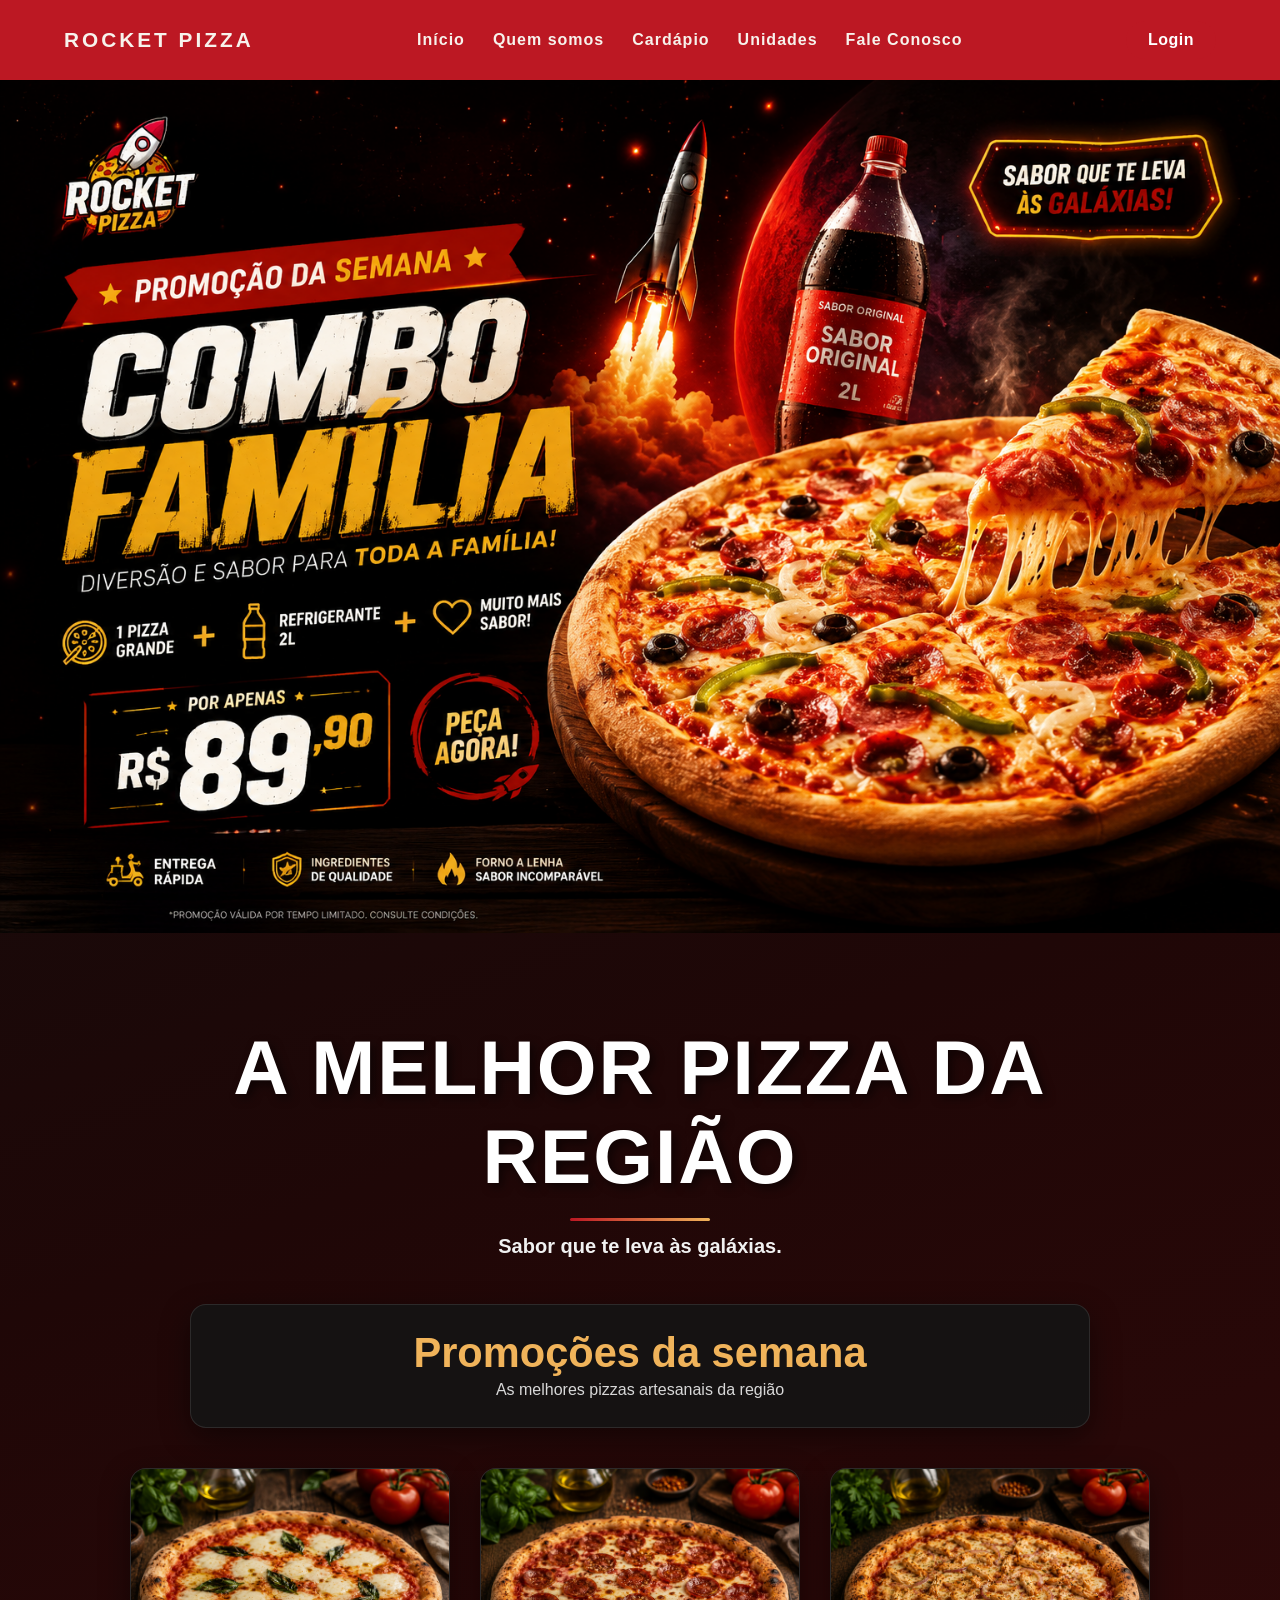
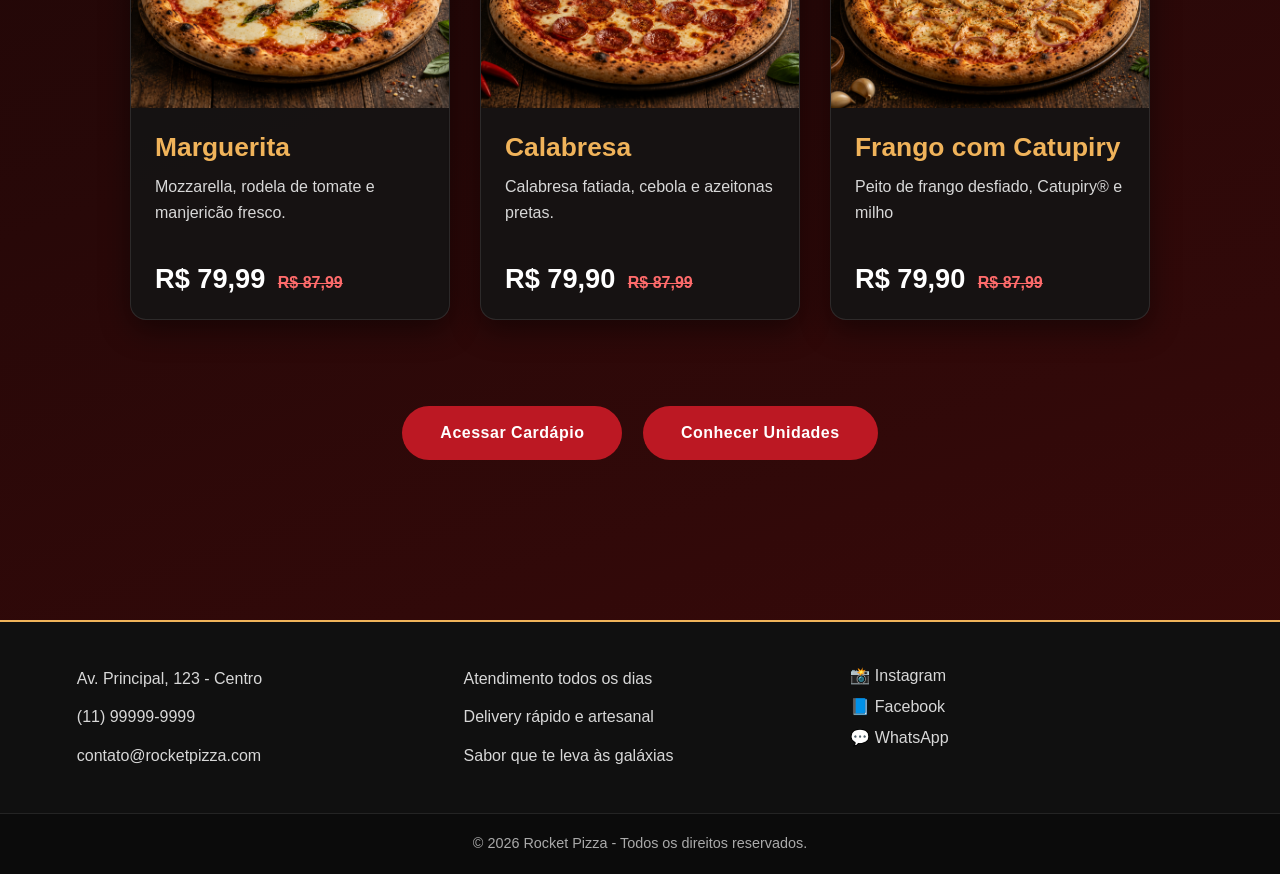
<file: RocketPizza Site Grupo/index.html>
﻿<!DOCTYPE html>
<html lang="pt-br">

<head>
    <meta charset="UTF-8">
    <meta http-equiv="X-UA-Compatible" content="IE=edge">
    <meta name="viewport" content="width=device-width,
        initial-scale=1.0">
    <title>Rocket Pizza</title>
    <link rel="stylesheet" href="style.css">
</head>

<body>
    <header>
        <nav>
            <a class="logo" href="index.html">Rocket Pizza</a>
            <div class="mobile-menu">
                <div class="line1"></div>
                <div class="line2"></div>
                <div class="line3"></div>
            </div>
            <ul class="nav-list">
                <li><a href="index.html">Início</a></li>
                <li><a href="quem-somos.html">Quem somos</a></li>
                <li><a href="cardapio.html">Cardápio</a></li>
                <li><a href="unidades.html">Unidades</a></li>
                <li><a href="fale-conosco.html">Fale Conosco</a></li>
            </ul>
            <button id="abrirModal">
                Login
            </button>
        </nav>
    </header>
    <a href="pedidos.html">
        <section class="banner">
        </section>
    </a>
    <section id="Home">
        <h1 class="hero-title">A MELHOR PIZZA DA REGIÃO</h1>
        <h2 class="hero-subtitle">Sabor que te leva às galáxias.</h2>

        <div class="section-title">
            <div class="form-bg">
                <h2 class="promos">Promoções da semana</h2>
                <p>As melhores pizzas artesanais da região</p>
            </div>
        </div>

        <div class="cards">

            <!-- CARD 1 -->
            <div class="card">

                <a href="pedidos.html" class="imgPromo">
                    <img src="img/marguerita.png" alt=""></a>

                <div class="card-content">

                    <h3>Marguerita</h3>

                    <p>
                        Mozzarella, rodela de tomate e manjericão fresco.
                    </p>
                    <br><br>
                    <span class="preco">R$ 79,99</span>
                    <span class="preco-antigo"><s>R$ 87,99</s></span>

                </div>

            </div>

            <!-- CARD 2 -->
            <div class="card">
                <a href="pedidos.html" class="imgPromo">
                <img src="img/calabresa.png" alt=""></a>

                <div class="card-content">

                    <h3>Calabresa</h3>

                    <p>
                        Calabresa fatiada, cebola e azeitonas pretas.
                    </p>
                    <br><br>
                    <span class="preco">R$ 79,90</span>
                    <span class="preco-antigo"><s>R$ 87,99</s></span>

                </div>

            </div>

            <!-- CARD 3 -->
            <div class="card">
                <a href="pedidos.html" class="imgPromo">
                <img src="img/frango.png" alt=""></a>

                <div class="card-content">

                    <h3>Frango com Catupiry</h3>

                    <p>
                        Peito de frango desfiado, Catupiry® e milho
                    </p>
                    <br><br>
                    <span class="preco">R$ 79,90</span>
                    <span class="preco-antigo"><s>R$ 87,99</s></span>

                </div>

            </div>

        </div>
        <br><br><br><br>
        <a href="cardapio.html" class="btn-index">Acessar Cardápio</a>
        <a href="unidades.html" class="btn-index2">Conhecer Unidades</a>
    </section>
    <main></main>
    <footer>

        <div class="footer-container">

            <!-- COLUNA 1 -->
            <div class="footer-column">

                <p>Av. Principal, 123 - Centro</p>
                <p>(11) 99999-9999</p>
                <p>contato@rocketpizza.com</p>

            </div>

            <!-- COLUNA 2 -->
            <div class="footer-column">

                <p>Atendimento todos os dias</p>
                <p>Delivery rápido e artesanal</p>
                <p>Sabor que te leva às galáxias</p>

            </div>

            <!-- COLUNA 3 -->
            <div class="footer-column">

                <a href="https://www.instagram.com">📸 Instagram</a>
                <a href="https://www.facebook.com">📘 Facebook</a>
                <a href="https://web.whatsapp.com">💬 WhatsApp</a>

            </div>

        </div>

        <div class="footer-bottom">
            <p>© 2026 Rocket Pizza - Todos os direitos reservados.</p>
        </div>
        <div class="auth-modal">

            <div class="auth-box">

                <span class="auth-close">&times;</span>

                <!-- LOGIN -->
                <div id="loginBox">

                    <h2 class="auth-title">Login</h2>

                    <p class="auth-subtitle">
                        Entre na sua conta
                    </p>

                    <form class="auth-form" id="formLogin">

                        <input type="email" placeholder="E-mail" required>

                        <input type="password" placeholder="Senha" required>

                        <button type="submit" class="auth-btn">
                            Entrar
                        </button>

                    </form>

                    <div class="auth-switch">

                        Não possui conta?

                        <span id="irCadastro">
                            Criar conta
                        </span>

                    </div>

                </div>


                <!-- CADASTRO -->
                <div id="cadastroBox" style="display: none;">

                    <h2 class="auth-title">Cadastro</h2>

                    <p class="auth-subtitle">
                        Crie sua conta
                    </p>

                    <form class="auth-form" id="formCadastro">

                        <input type="text" placeholder="Nome" required>

                        <input type="email" placeholder="E-mail" required>

                        <input type="tel" placeholder="Telefone" required>

                        <input type="password" id="senhaCadastro" placeholder="Senha" required>

                        <input type="password" id="confirmarSenhaCadastro" placeholder="Confirmar senha" required>

                        <button type="submit" class="auth-btn">
                            Cadastrar
                        </button>

                    </form>

                    <div class="auth-switch">

                        Já possui conta?

                        <span id="voltarLogin">
                            Fazer login
                        </span>

                    </div>

                </div>

            </div>

        </div>

    </footer>
    <script src="mobile.navbar.js"></script>
    <script src="script.js"></script>
</body>

</html>
</file>
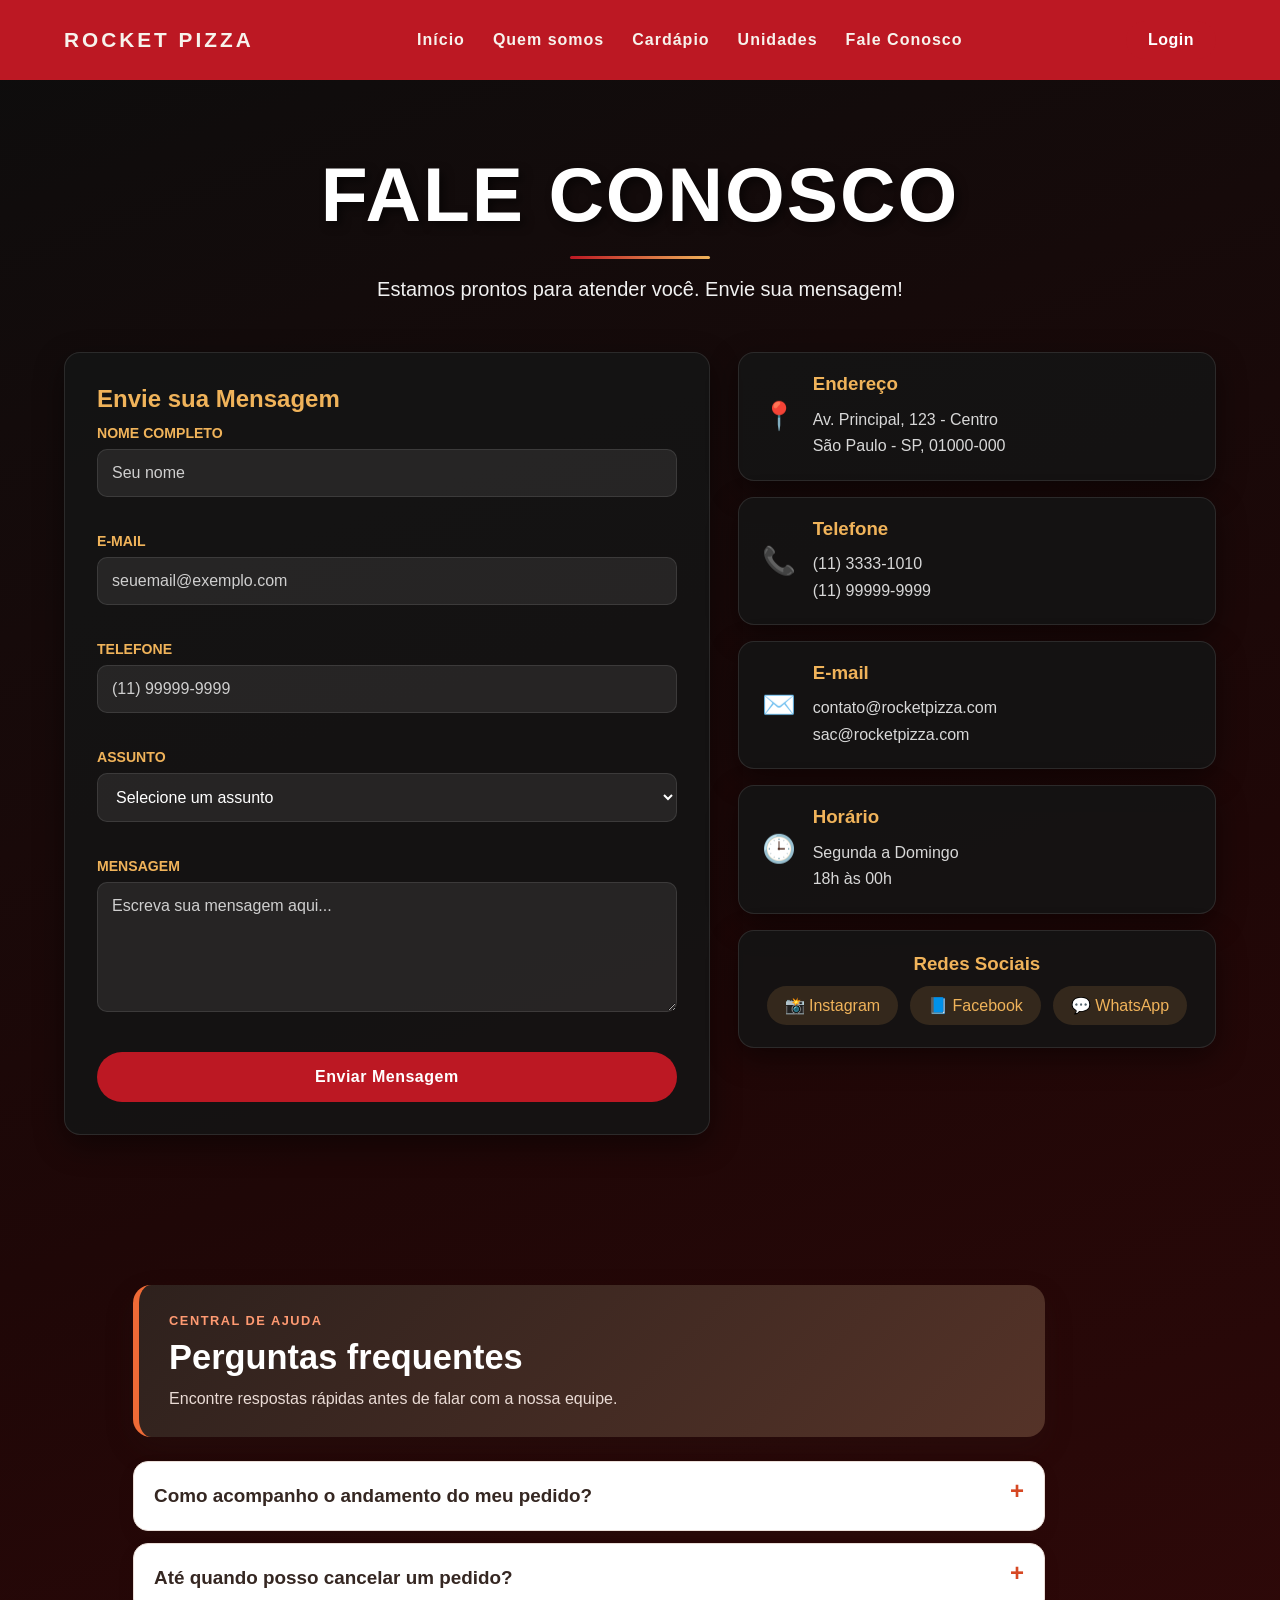
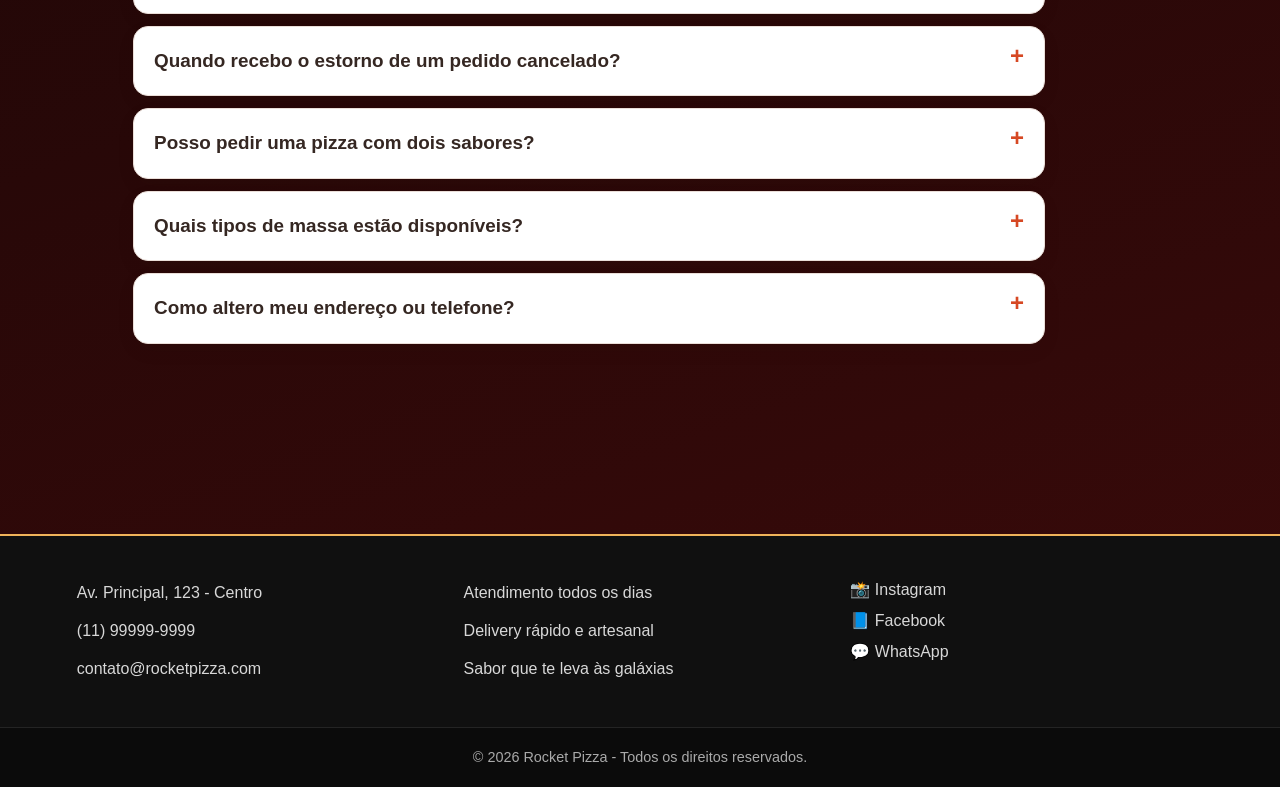
<file: RocketPizza Site Grupo/fale-conosco.html>
﻿<!DOCTYPE html>
<html lang="pt-br">

<head>
    <meta charset="UTF-8">
    <meta http-equiv="X-UA-Compatible" content="IE=edge">
    <meta name="viewport" content="width=device-width, initial-scale=1.0">
    <title>Fale Conosco - Rocket Pizza</title>
    <link rel="stylesheet" href="style.css">
</head>

<body>
    <header>
        <nav>
            <a class="logo" href="index.html">Rocket Pizza</a>
            <div class="mobile-menu">
                <div class="line1"></div>
                <div class="line2"></div>
                <div class="line3"></div>
            </div>
            <ul class="nav-list">
                <li><a href="index.html">Início</a></li>
                <li><a href="quem-somos.html">Quem somos</a></li>
                <li><a href="cardapio.html">Cardápio</a></li>
                <li><a href="unidades.html">Unidades</a></li>
                <li><a href="fale-conosco.html">Fale Conosco</a></li>
            </ul>
            <button id="abrirModal">Login</button>
        </nav>
    </header>

    <main class="contato-page">

        <h1 class="contato-titulo">Fale Conosco</h1>
        <p class="contato-subtitulo">Estamos prontos para atender você. Envie sua mensagem!</p>

        <div class="contato-wrapper">

            <!-- FORMULÁRIO -->
            <div class="contato-form-container">
                <div class="contato-card">
                    <h2>Envie sua Mensagem</h2>
                    <form id="formContato">
                        <div class="form-group">
                            <label for="nome">Nome completo</label>
                            <input type="text" id="nome" name="nome" placeholder="Seu nome" required>
                        </div>

                        <div class="form-group">
                            <label for="email">E-mail</label>
                            <input type="email" id="email" name="email" placeholder="seuemail@exemplo.com" required>
                        </div>

                        <div class="form-group">
                            <label for="telefone">Telefone</label>
                            <input type="tel" id="telefone" name="telefone" placeholder="(11) 99999-9999">
                        </div>

                        <div class="form-group">
                            <label for="assunto">Assunto</label>
                            <select id="assunto" name="assunto" required>
                                <option value="" disabled selected>Selecione um assunto</option>
                                <option value="elogio">Elogio</option>
                                <option value="sugestao">Sugestão</option>
                                <option value="reclamacao">Reclamação</option>
                                <option value="duvida">Dúvida</option>
                                <option value="parceria">Parceria / Franquia</option>
                                <option value="outro">Outro</option>
                            </select>
                        </div>

                        <div class="form-group">
                            <label for="mensagem">Mensagem</label>
                            <textarea id="mensagem" name="mensagem" rows="5" placeholder="Escreva sua mensagem aqui..."
                                required></textarea>
                        </div>

                        <button type="submit" class="btn-contato">Enviar Mensagem</button>
                    </form>
                </div>
            </div>

            <!-- INFORMAÇÕES DE CONTATO -->
            <div class="contato-info-container">

                <div class="contato-info-card">
                    <div class="contato-info-icon">📍</div>
                    <div>
                        <h3>Endereço</h3>
                        <p>Av. Principal, 123 - Centro<br>São Paulo - SP, 01000-000</p>
                    </div>
                </div>

                <div class="contato-info-card">
                    <div class="contato-info-icon">📞</div>
                    <div>
                        <h3>Telefone</h3>
                        <p>(11) 3333-1010<br>(11) 99999-9999</p>
                    </div>
                </div>

                <div class="contato-info-card">
                    <div class="contato-info-icon">✉️</div>
                    <div>
                        <h3>E-mail</h3>
                        <p>contato@rocketpizza.com<br>sac@rocketpizza.com</p>
                    </div>
                </div>

                <div class="contato-info-card">
                    <div class="contato-info-icon">🕒</div>
                    <div>
                        <h3>Horário</h3>
                        <p>Segunda a Domingo<br>18h às 00h</p>
                    </div>
                </div>

                <div class="contato-redes">
                    <h3>Redes Sociais</h3>
                    <div class="contato-redes-links">
                        <a href="https://www.instagram.com" class="contato-rede-link">📸 Instagram</a>
                        <a href="https://www.facebook.com" class="contato-rede-link">📘 Facebook</a>
                        <a href="https://web.whatsapp.com" class="contato-rede-link">💬 WhatsApp</a>
                    </div>
                </div>

            </div>

        </div>

        <section class="faq-section" aria-labelledby="faqTitulo">
            <div class="faq-cabecalho">
                <p class="faq-kicker">Central de ajuda</p>
                <h2 id="faqTitulo">Perguntas frequentes</h2>
                <p class="faq-intro">Encontre respostas rápidas antes de falar com a nossa equipe.</p>
            </div>
            <div class="faq-lista">
                <details>
                    <summary>Como acompanho o andamento do meu pedido?</summary>
                    <p>Entre na sua conta e acesse “Meus pedidos”. O pedido atual exibe cada etapa da preparação e da entrega em tempo real.</p>
                </details>
                <details>
                    <summary>Até quando posso cancelar um pedido?</summary>
                    <p>O cancelamento fica disponível durante o primeiro minuto após a confirmação. Depois desse prazo, a cozinha inicia o preparo.</p>
                </details>
                <details>
                    <summary>Quando recebo o estorno de um pedido cancelado?</summary>
                    <p>Para Pix ou dinheiro, o valor volta à conta em até 10 minutos. No cartão de crédito, o limite utilizado é estornado em até 10 minutos.</p>
                </details>
                <details>
                    <summary>Posso pedir uma pizza com dois sabores?</summary>
                    <p>Sim. Na página de pedidos, escolha “2 sabores”. O preço considerado será o do sabor de maior valor.</p>
                </details>
                <details>
                    <summary>Quais tipos de massa estão disponíveis?</summary>
                    <p>Você pode escolher massa Normal, Pan ou Recheada. Para a recheada, há as opções Catupiry e Cheddar.</p>
                </details>
                <details>
                    <summary>Como altero meu endereço ou telefone?</summary>
                    <p>Acesse “Perfil” no menu da sua conta, atualize seus dados e salve antes de fazer um novo pedido.</p>
                </details>
            </div>
        </section>

    </main>

    <footer>

        <div class="footer-container">

            <!-- COLUNA 1 -->
            <div class="footer-column">
                <p>Av. Principal, 123 - Centro</p>
                <p>(11) 99999-9999</p>
                <p>contato@rocketpizza.com</p>
            </div>

            <!-- COLUNA 2 -->
            <div class="footer-column">
                <p>Atendimento todos os dias</p>
                <p>Delivery rápido e artesanal</p>
                <p>Sabor que te leva às galáxias</p>
            </div>

            <!-- COLUNA 3 -->
            <div class="footer-column">
                <a href="https://www.instagram.com">📸 Instagram</a>
                <a href="https://www.facebook.com">📘 Facebook</a>
                <a href="https://web.whatsapp.com">💬 WhatsApp</a>
            </div>

        </div>

        <div class="footer-bottom">
            <p>© 2026 Rocket Pizza - Todos os direitos reservados.</p>
        </div>

    </footer>
    <div class="auth-modal">

        <div class="auth-box">

            <span class="auth-close">&times;</span>

            <!-- LOGIN -->
            <div id="loginBox">

                <h2 class="auth-title">Login</h2>

                <p class="auth-subtitle">
                    Entre na sua conta
                </p>

                <form class="auth-form" id="formLogin">

                    <input type="email" placeholder="E-mail" required>

                    <input type="password" placeholder="Senha" required>

                    <button type="submit" class="auth-btn">
                        Entrar
                    </button>

                </form>

                <div class="auth-switch">

                    Não possui conta?

                    <span id="irCadastro">
                        Criar conta
                    </span>

                </div>

            </div>


            <!-- CADASTRO -->
            <div id="cadastroBox" style="display: none;">

                <h2 class="auth-title">Cadastro</h2>

                <p class="auth-subtitle">
                    Crie sua conta
                </p>

                <form class="auth-form" id="formCadastro">

                    <input type="text" placeholder="Nome" required>

                    <input type="email" placeholder="E-mail" required>

                    <input type="tel" placeholder="Telefone" required>

                    <input type="password" id="senhaCadastro" placeholder="Senha" required>

                    <input type="password" id="confirmarSenhaCadastro" placeholder="Confirmar senha" required>

                    <button type="submit" class="auth-btn">
                        Cadastrar
                    </button>

                </form>

                <div class="auth-switch">

                    Já possui conta?

                    <span id="voltarLogin">
                        Fazer login
                    </span>

                </div>

            </div>

        </div>

    </div>
    <script src="mobile.navbar.js"></script>
    <script src="script.js"></script>
    <script>
        document.getElementById('formContato').addEventListener('submit', function (e) {
            e.preventDefault();
            alert('Mensagem enviada com sucesso! Entraremos em contato em breve.');
            this.reset();
        });
    </script>
</body>

</html>
</file>
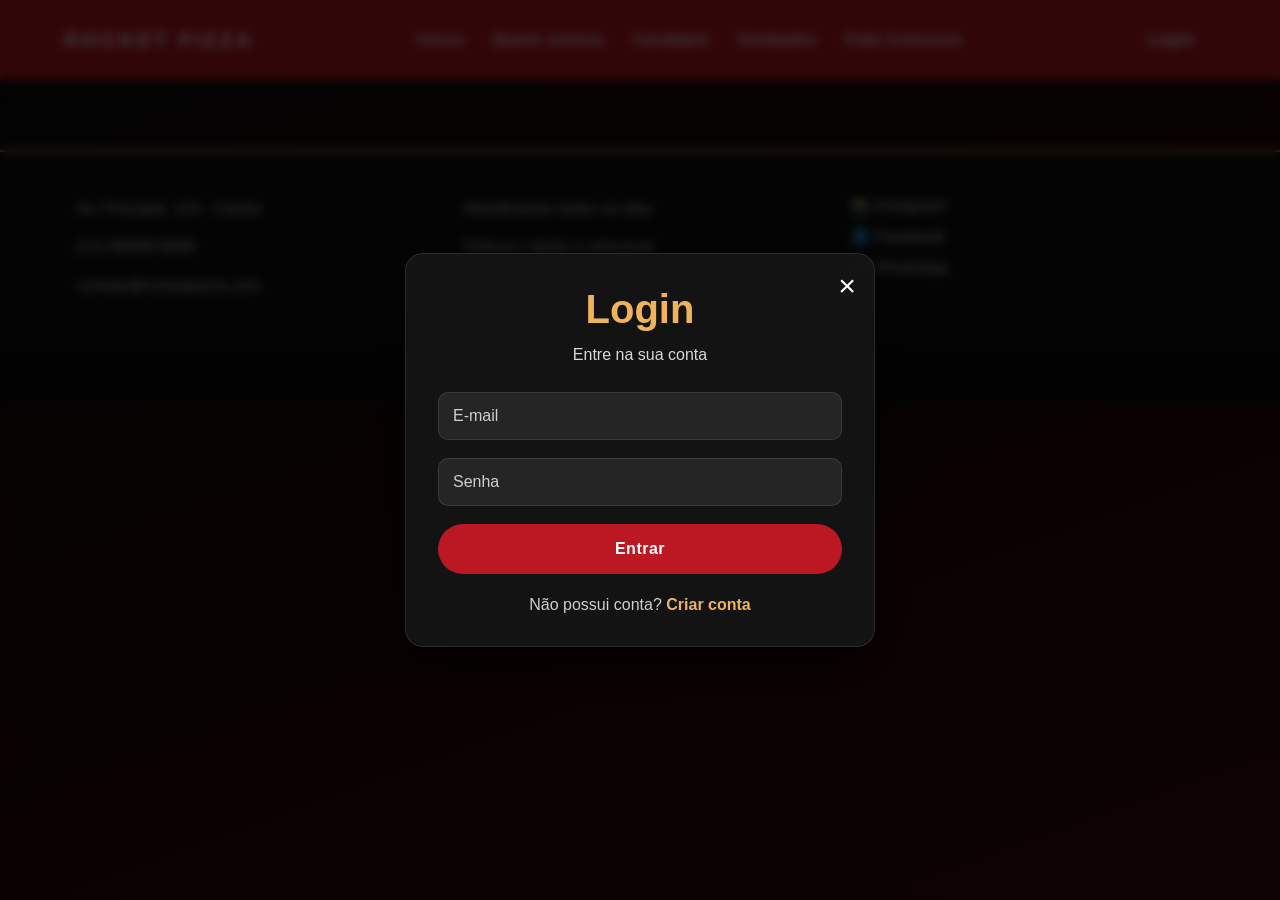
<file: RocketPizza Site Grupo/meus-pedidos.html>
﻿<!DOCTYPE html>
<html lang="pt-br">

<head>
    <meta charset="UTF-8">
    <meta http-equiv="X-UA-Compatible" content="IE=edge">
    <meta name="viewport" content="width=device-width, initial-scale=1.0">
    <title>Meus pedidos - Rocket Pizza</title>
    <link rel="stylesheet" href="style.css">
</head>

<body>
    <header>
        <nav>
            <a class="logo" href="index.html">Rocket Pizza</a>
            <div class="mobile-menu">
                <div class="line1"></div>
                <div class="line2"></div>
                <div class="line3"></div>
            </div>
            <ul class="nav-list">
                <li><a href="index.html">Início</a></li>
                <li><a href="quem-somos.html">Quem somos</a></li>
                <li><a href="cardapio.html">Cardápio</a></li>
                <li><a href="unidades.html">Unidades</a></li>
                <li><a href="fale-conosco.html">Fale Conosco</a></li>
            </ul>
            <button id="abrirModal">Login</button>
        </nav>
    </header>

    <main class="historico-page conta-page">
        <h1 class="pedidos-titulo">Meus pedidos</h1>
        <p class="pedidos-subtitulo">Acompanhe seu pedido atual e consulte os pedidos anteriores</p>

        <section class="historico-lista" id="pedidosHistorico"></section>
    </main>

    <footer>
        <div class="footer-container">
            <div class="footer-column">
                <p>Av. Principal, 123 - Centro</p>
                <p>(11) 99999-9999</p>
                <p>contato@rocketpizza.com</p>
            </div>
            <div class="footer-column">
                <p>Atendimento todos os dias</p>
                <p>Delivery rápido e artesanal</p>
                <p>Sabor que te leva às galáxias</p>
            </div>
            <div class="footer-column">
                <a href="https://www.instagram.com">📸 Instagram</a>
                <a href="https://www.facebook.com">📘 Facebook</a>
                <a href="https://web.whatsapp.com">💬 WhatsApp</a>
            </div>
        </div>
        <div class="footer-bottom">
            <p>2026 Rocket Pizza - Todos os direitos reservados.</p>
        </div>
    </footer>

    <div class="auth-modal">
        <div class="auth-box">
            <span class="auth-close">&times;</span>
            <div id="loginBox">
                <h2 class="auth-title">Login</h2>
                <p class="auth-subtitle">Entre na sua conta</p>
                <form class="auth-form" id="formLogin">
                    <input type="email" placeholder="E-mail" required>
                    <input type="password" placeholder="Senha" required>
                    <button type="submit" class="auth-btn">Entrar</button>
                </form>
                <div class="auth-switch">Não possui conta? <span id="irCadastro">Criar conta</span></div>
            </div>
            <div id="cadastroBox" style="display: none;">
                <h2 class="auth-title">Cadastro</h2>
                <p class="auth-subtitle">Crie sua conta</p>
                <form class="auth-form" id="formCadastro">
                    <input type="text" placeholder="Nome" required>
                    <input type="email" placeholder="E-mail" required>
                    <input type="tel" placeholder="Telefone" required>
                    <input type="password" id="senhaCadastro" placeholder="Senha" required>
                    <input type="password" id="confirmarSenhaCadastro" placeholder="Confirmar senha" required>
                    <button type="submit" class="auth-btn">Cadastrar</button>
                </form>
                <div class="auth-switch">Já possui conta? <span id="voltarLogin">Fazer login</span></div>
            </div>
        </div>
    </div>

    <script src="script.js"></script>
    <script src="mobile.navbar.js"></script>
</body>

</html>
</file>
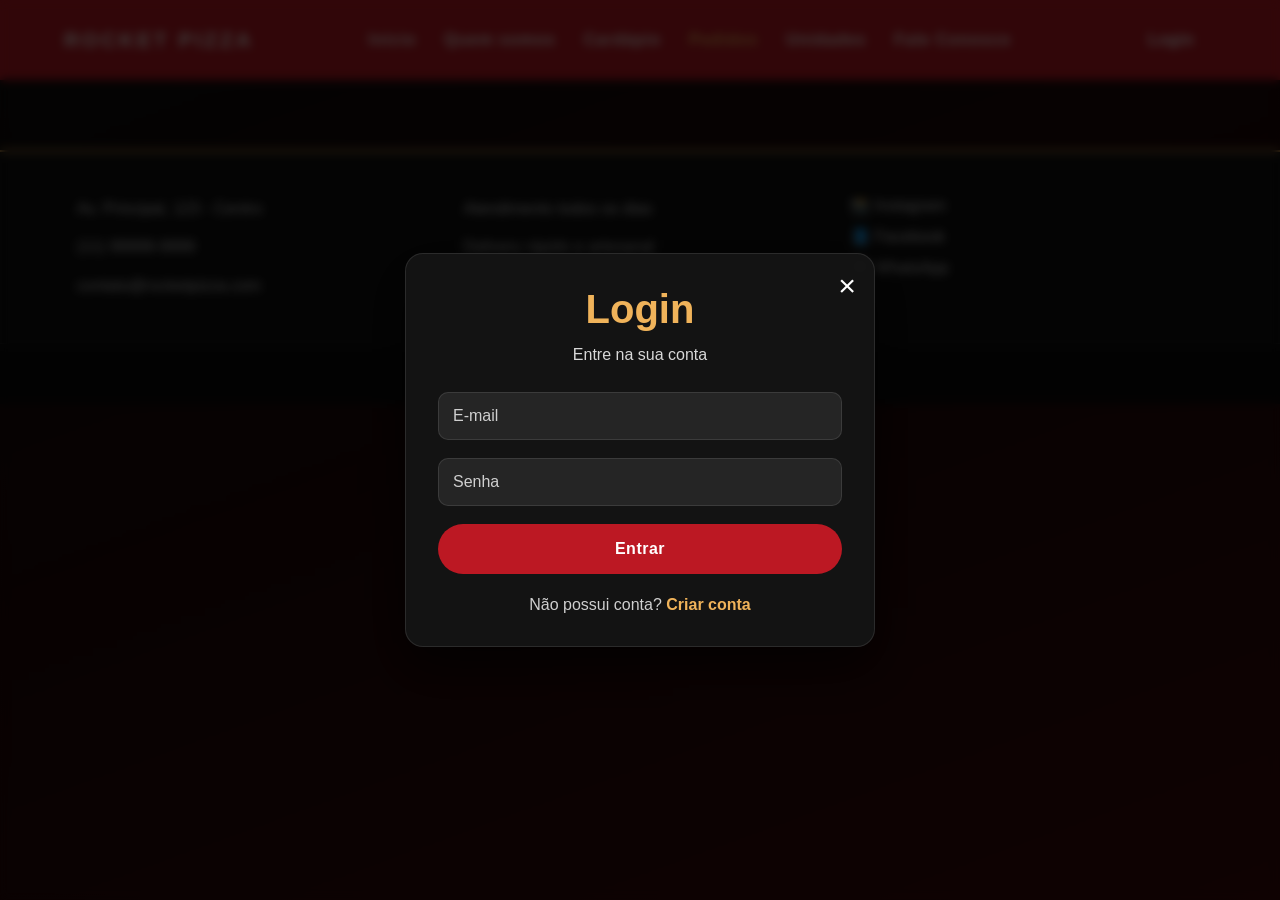
<file: RocketPizza Site Grupo/pedidos.html>
﻿<!DOCTYPE html>
<html lang="pt-br">

<head>
    <meta charset="UTF-8">
    <meta http-equiv="X-UA-Compatible" content="IE=edge">
    <meta name="viewport" content="width=device-width, initial-scale=1.0">
    <title>Pedidos - Rocket Pizza</title>
    <link rel="stylesheet" href="style.css">
</head>

<body>
    <header>
        <nav>
            <a class="logo" href="index.html">Rocket Pizza</a>
            <div class="mobile-menu">
                <div class="line1"></div>
                <div class="line2"></div>
                <div class="line3"></div>
            </div>
            <ul class="nav-list">
                <li><a href="index.html">Início</a></li>
                <li><a href="quem-somos.html">Quem somos</a></li>
                <li><a href="cardapio.html">Cardápio</a></li>
                <li><a class="active-page" href="pedidos.html">Pedidos</a></li>
                <li><a href="unidades.html">Unidades</a></li>
                <li><a href="fale-conosco.html">Fale Conosco</a></li>
            </ul>
            <button id="abrirModal">Login</button>
        </nav>
    </header>

    <main class="pedidos-page">
        <h1 class="pedidos-titulo">Fazer Pedido</h1>
        <p class="pedidos-subtitulo">Monte sua pizza, escolha o pagamento e confirme sua entrega</p>

        <div class="pedido-layout">
            <section class="pedido-card">
                <h2>Dados do pedido</h2>
                <form id="pedidoForm">
                    <div class="pedido-grid">
                        <div class="pedido-grupo">
                            <label for="nomeCliente">Nome</label>
                            <input type="text" id="nomeCliente" placeholder="Seu nome" required>
                        </div>

                        <div class="pedido-grupo">
                            <label for="telefoneCliente">Telefone</label>
                            <input type="tel" id="telefoneCliente" placeholder="(11) 99999-9999" required>
                        </div>

                        <div class="pedido-grupo full">
                            <label for="enderecoCliente">Endereço de entrega</label>
                            <input type="text" id="enderecoCliente" placeholder="Rua, número, bairro e complemento"
                                required>
                        </div>

                        <div class="pedido-grupo">
                            <label for="tamanhoPizza">Tamanho</label>
                            <select id="tamanhoPizza" required>
                                <option value="media">Média</option>
                                <option value="grande">Grande</option>
                            </select>
                        </div>

                        <div class="pedido-grupo">
                            <label for="tipoPizza">Quantidade de sabores</label>
                            <select id="tipoPizza" required>
                                <option value="1">1 sabor</option>
                                <option value="2">2 sabores</option>
                            </select>
                        </div>

                        <div class="pedido-grupo">
                            <label for="tipoMassa">Tipo de massa</label>
                            <select id="tipoMassa" required>
                                <option value="normal">Normal</option>
                                <option value="pan">Pan</option>
                                <option value="recheada">Recheada</option>
                            </select>
                        </div>

                        <div class="pedido-grupo" id="recheioMassaGrupo" hidden>
                            <label for="recheioMassa">Recheio da massa</label>
                            <select id="recheioMassa">
                                <option value="catupiry">Catupiry</option>
                                <option value="cheddar">Cheddar</option>
                            </select>
                        </div>

                        <div class="pedido-grupo">
                            <label for="saborUm">Primeiro sabor</label>
                            <select id="saborUm" required></select>
                        </div>

                        <div class="pedido-grupo" id="saborDoisGrupo">
                            <label for="saborDois" id="saborDoisLabel">Segundo sabor</label>
                            <select id="saborDois"></select>
                        </div>

                        <div class="pedido-grupo full">
                            <p class="sabores-info" id="saboresInfo">Para pizza de 2 sabores, o valor da pizza segue o
                                sabor de maior preço.</p>
                        </div>

                        <div class="pedido-grupo">
                            <label for="entradaPedido">Entrada</label>
                            <select id="entradaPedido"></select>
                        </div>

                        <div class="pedido-grupo">
                            <label for="quantidadeEntrada">Quantidade de entradas</label>
                            <input type="number" id="quantidadeEntrada" min="0" max="10" value="0">
                        </div>

                        <div class="pedido-grupo">
                            <label for="bebidaPedido" id="bebidaLabel">Bebida</label>
                            <select id="bebidaPedido"></select>
                            <p class="combo-bebida-aviso" id="comboBebidaAviso">O Combo Família já vem com refrigerante
                                grande. Caso escolha uma bebida, ela será adicional.</p>
                        </div>

                        <div class="pedido-grupo">
                            <label for="quantidadeBebida">Quantidade de bebidas</label>
                            <input type="number" id="quantidadeBebida" min="0" max="10" value="0">
                        </div>

                        <div class="pedido-grupo full">
                            <label for="observacoes">Observações</label>
                            <textarea id="observacoes"
                                placeholder="Ex.: sem cebola, borda bem assada, ponto de referência"></textarea>
                        </div>

                        <div class="pedido-grupo full">
                            <span class="pagamento-titulo">Método de pagamento</span>
                            <div class="pagamento-opcoes">
                                <label class="pagamento-opcao">
                                    <input type="radio" name="pagamento" value="pix" checked>
                                    <span>Pix<br>5% de desconto</span>
                                </label>
                                <label class="pagamento-opcao">
                                    <input type="radio" name="pagamento" value="cartao">
                                    <span>Cartão de crédito</span>
                                </label>
                                <label class="pagamento-opcao">
                                    <input type="radio" name="pagamento" value="dinheiro">
                                    <span>Dinheiro na entrega</span>
                                </label>
                            </div>
                        </div>
                    </div>
                </form>
            </section>

            <aside class="resumo-card">
                <h2>Resumo</h2>
                <div class="resumo-linha">
                    <span>Pizza</span>
                    <strong id="resumoSabores">Marguerita</strong>
                </div>
                <div class="resumo-linha">
                    <span>Tamanho</span>
                    <strong id="resumoTamanho">Média</strong>
                </div>
                <div class="resumo-linha">
                    <span>Tipo de massa</span>
                    <strong id="resumoMassa">Normal</strong>
                </div>
                <div class="resumo-linha">
                    <span>Valor da pizza</span>
                    <strong id="resumoPizza">R$ 64,90</strong>
                </div>
                <div class="resumo-linha">
                    <span>Entrada</span>
                    <strong id="resumoEntrada">Não incluir</strong>
                </div>
                <div class="resumo-linha">
                    <span>Bebida</span>
                    <strong id="resumoBebida">Não incluir</strong>
                </div>
                <div class="resumo-linha">
                    <span>Taxa de entrega</span>
                    <strong id="resumoEntrega">R$ 5,00</strong>
                </div>
                <div class="resumo-linha desconto">
                    <span>Desconto Pix</span>
                    <strong id="resumoDesconto">-R$ 3,25</strong>
                </div>
                <div class="resumo-linha">
                    <span>Pagamento</span>
                    <strong id="resumoPagamento">Pix</strong>
                </div>
                <div class="resumo-total">
                    <span>Total</span>
                    <strong id="resumoTotal">R$ 66,65</strong>
                </div>
                <button class="finalizar-btn" id="adicionarCarrinho" type="button">Adicionar ao carrinho</button>
            </aside>
        </div>
    </main>

    <footer>
        <div class="footer-container">
            <div class="footer-column">
                <p>Av. Principal, 123 - Centro</p>
                <p>(11) 99999-9999</p>
                <p>contato@rocketpizza.com</p>
            </div>
            <div class="footer-column">
                <p>Atendimento todos os dias</p>
                <p>Delivery rápido e artesanal</p>
                <p>Sabor que te leva às galáxias</p>
            </div>
            <div class="footer-column">
                <a href="https://www.instagram.com">📸 Instagram</a>
                <a href="https://www.facebook.com">📘 Facebook</a>
                <a href="https://web.whatsapp.com">💬 WhatsApp</a>
            </div>
        </div>
        <div class="footer-bottom">
            <p>2026 Rocket Pizza - Todos os direitos reservados.</p>
        </div>
    </footer>

    <div class="pedido-modal" id="modalCartao">
        <div class="pedido-modal-box">
            <span class="pedido-modal-close" data-close="modalCartao">&times;</span>
            <h2>Cartão de crédito</h2>
            <p>Informe os dados para deixar o pagamento preparado no fechamento do pedido.</p>
            <div class="pedido-grupo">
                <label for="cartaoNome">Nome impresso no cartão</label>
                <input type="text" id="cartaoNome" placeholder="Nome do titular">
            </div>
            <div class="pedido-grupo">
                <label for="cartaoNumero">Número do cartão</label>
                <input type="text" id="cartaoNumero" placeholder="0000 0000 0000 0000" maxlength="19">
            </div>
            <div class="pedido-grid">
                <div class="pedido-grupo">
                    <label for="cartaoValidade">Validade</label>
                    <input type="text" id="cartaoValidade" placeholder="MM/AA" maxlength="5">
                </div>
                <div class="pedido-grupo">
                    <label for="cartaoCvv">CVV</label>
                    <input type="text" id="cartaoCvv" placeholder="000" maxlength="4">
                </div>
            </div>
            <div class="modal-actions">
                <button class="btn btn-secondary" type="button" data-close="modalCartao">Cancelar</button>
                <button class="btn" type="button" id="salvarCartao">Salvar dados</button>
            </div>
        </div>
    </div>

    <div class="pedido-modal" id="modalDinheiro">
        <div class="pedido-modal-box">
            <span class="pedido-modal-close" data-close="modalDinheiro">&times;</span>
            <h2>Troco</h2>
            <p>Informe se precisa de troco e o valor da nota que você tem em mãos.</p>
            <div class="troco-opcoes">
                <label>
                    <input type="radio" name="precisaTroco" value="sim" checked>
                    <span>Preciso de troco</span>
                </label>
                <label>
                    <input type="radio" name="precisaTroco" value="nao">
                    <span>Não preciso</span>
                </label>
            </div>
            <div class="pedido-grupo" id="valorNotaGrupo">
                <label for="valorNota">Valor da nota</label>
                <input type="number" id="valorNota" min="0" step="0.01" placeholder="Ex.: 100,00">
            </div>
            <div class="modal-actions">
                <button class="btn btn-secondary" type="button" data-close="modalDinheiro">Cancelar</button>
                <button class="btn" type="button" id="salvarDinheiro">Salvar troco</button>
            </div>
        </div>
    </div>

    <div class="auth-modal">
        <div class="auth-box">
            <span class="auth-close">&times;</span>
            <div id="loginBox">
                <h2 class="auth-title">Login</h2>
                <p class="auth-subtitle">Entre na sua conta</p>
                <form class="auth-form" id="formLogin">
                    <input type="email" placeholder="E-mail" required>
                    <input type="password" placeholder="Senha" required>
                    <button type="submit" class="auth-btn">Entrar</button>
                </form>
                <div class="auth-switch">Não possui conta? <span id="irCadastro">Criar conta</span></div>
            </div>

            <div id="cadastroBox" style="display: none;">
                <h2 class="auth-title">Cadastro</h2>
                <p class="auth-subtitle">Crie sua conta</p>
                <form class="auth-form" id="formCadastro">
                    <input type="text" placeholder="Nome" required>
                    <input type="email" placeholder="E-mail" required>
                    <input type="tel" placeholder="Telefone" required>
                    <input type="password" id="senhaCadastro" placeholder="Senha" required>
                    <input type="password" id="confirmarSenhaCadastro" placeholder="Confirmar senha" required>
                    <button type="submit" class="auth-btn">Cadastrar</button>
                </form>
                <div class="auth-switch">Já possui conta? <span id="voltarLogin">Fazer login</span></div>
            </div>
        </div>
    </div>

    <script src="script.js"></script>
    <script src="mobile.navbar.js"></script>

</body>

</html>
</file>
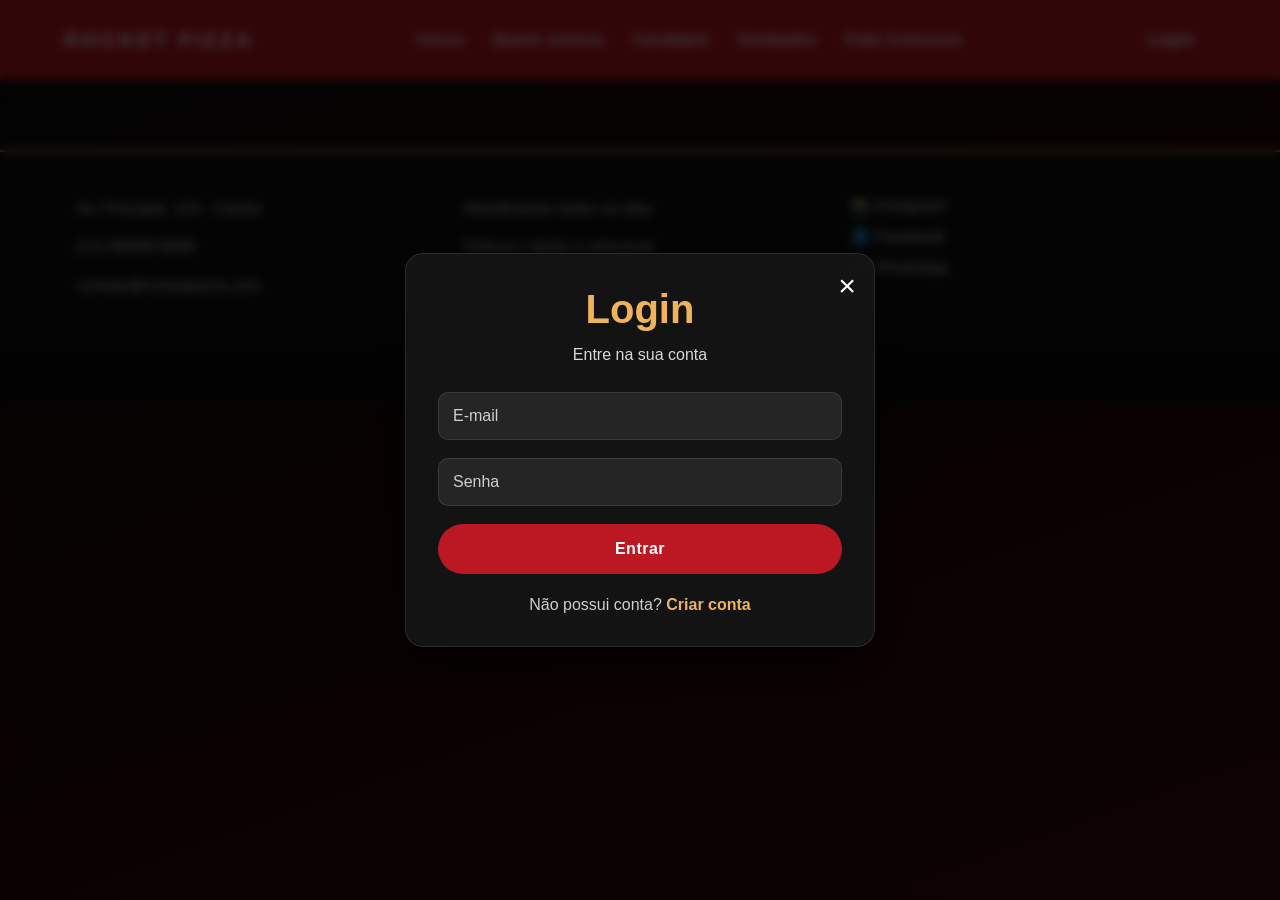
<file: RocketPizza Site Grupo/perfil.html>
﻿<!DOCTYPE html>
<html lang="pt-br">

<head>
    <meta charset="UTF-8">
    <meta http-equiv="X-UA-Compatible" content="IE=edge">
    <meta name="viewport" content="width=device-width, initial-scale=1.0">
    <title>Perfil - Rocket Pizza</title>
    <link rel="stylesheet" href="style.css">
</head>

<body>
    <header>
        <nav>
            <a class="logo" href="index.html">Rocket Pizza</a>
            <div class="mobile-menu">
                <div class="line1"></div>
                <div class="line2"></div>
                <div class="line3"></div>
            </div>
            <ul class="nav-list">
                <li><a href="index.html">Início</a></li>
                <li><a href="quem-somos.html">Quem somos</a></li>
                <li><a href="cardapio.html">Cardápio</a></li>
                <li><a href="unidades.html">Unidades</a></li>
                <li><a href="fale-conosco.html">Fale Conosco</a></li>
            </ul>
            <button id="abrirModal">Login</button>
        </nav>
    </header>

    <main class="perfil-page conta-page">
        <h1 class="pedidos-titulo">Perfil</h1>
        <p class="pedidos-subtitulo">Atualize seus dados de contato e entrega</p>

        <section class="conta-card">
            <form id="perfilForm">
                <div class="pedido-grid">
                    <div class="pedido-grupo">
                        <label for="perfilNome">Nome</label>
                        <input type="text" id="perfilNome" placeholder="Seu nome" required>
                    </div>
                    <div class="pedido-grupo">
                        <label for="perfilTelefone">Telefone</label>
                        <input type="tel" id="perfilTelefone" placeholder="(11) 99999-9999">
                    </div>
                    <div class="pedido-grupo full">
                        <label for="perfilEndereco">Endereço</label>
                        <input type="text" id="perfilEndereco" placeholder="Rua, bairro e complemento">
                    </div>
                    <div class="pedido-grupo">
                        <label for="perfilNumero">Número da residência</label>
                        <input type="text" id="perfilNumero" placeholder="Ex.: 123">
                    </div>
                    <div class="pedido-grupo">
                        <label for="perfilEmail">E-mail</label>
                        <input type="email" id="perfilEmail" placeholder="seu@email.com" required>
                    </div>
                </div>
                <button class="finalizar-btn" type="submit">Salvar alterações</button>
                <p class="perfil-mensagem" id="perfilMensagem"></p>
            </form>
        </section>
    </main>

    <footer>
        <div class="footer-container">
            <div class="footer-column">
                <p>Av. Principal, 123 - Centro</p>
                <p>(11) 99999-9999</p>
                <p>contato@rocketpizza.com</p>
            </div>
            <div class="footer-column">
                <p>Atendimento todos os dias</p>
                <p>Delivery rápido e artesanal</p>
                <p>Sabor que te leva às galáxias</p>
            </div>
            <div class="footer-column">
                <a href="https://www.instagram.com">📸 Instagram</a>
                <a href="https://www.facebook.com">📘 Facebook</a>
                <a href="https://web.whatsapp.com">💬 WhatsApp</a>
            </div>
        </div>
        <div class="footer-bottom">
            <p>2026 Rocket Pizza - Todos os direitos reservados.</p>
        </div>
    </footer>

    <div class="auth-modal">
        <div class="auth-box">
            <span class="auth-close">&times;</span>
            <div id="loginBox">
                <h2 class="auth-title">Login</h2>
                <p class="auth-subtitle">Entre na sua conta</p>
                <form class="auth-form" id="formLogin">
                    <input type="email" placeholder="E-mail" required>
                    <input type="password" placeholder="Senha" required>
                    <button type="submit" class="auth-btn">Entrar</button>
                </form>
                <div class="auth-switch">Não possui conta? <span id="irCadastro">Criar conta</span></div>
            </div>
            <div id="cadastroBox" style="display: none;">
                <h2 class="auth-title">Cadastro</h2>
                <p class="auth-subtitle">Crie sua conta</p>
                <form class="auth-form" id="formCadastro">
                    <input type="text" placeholder="Nome" required>
                    <input type="email" placeholder="E-mail" required>
                    <input type="tel" placeholder="Telefone" required>
                    <input type="password" id="senhaCadastro" placeholder="Senha" required>
                    <input type="password" id="confirmarSenhaCadastro" placeholder="Confirmar senha" required>
                    <button type="submit" class="auth-btn">Cadastrar</button>
                </form>
                <div class="auth-switch">Já possui conta? <span id="voltarLogin">Fazer login</span></div>
            </div>
        </div>
    </div>

    <script src="script.js"></script>
    <script src="mobile.navbar.js"></script>
</body>

</html>
</file>
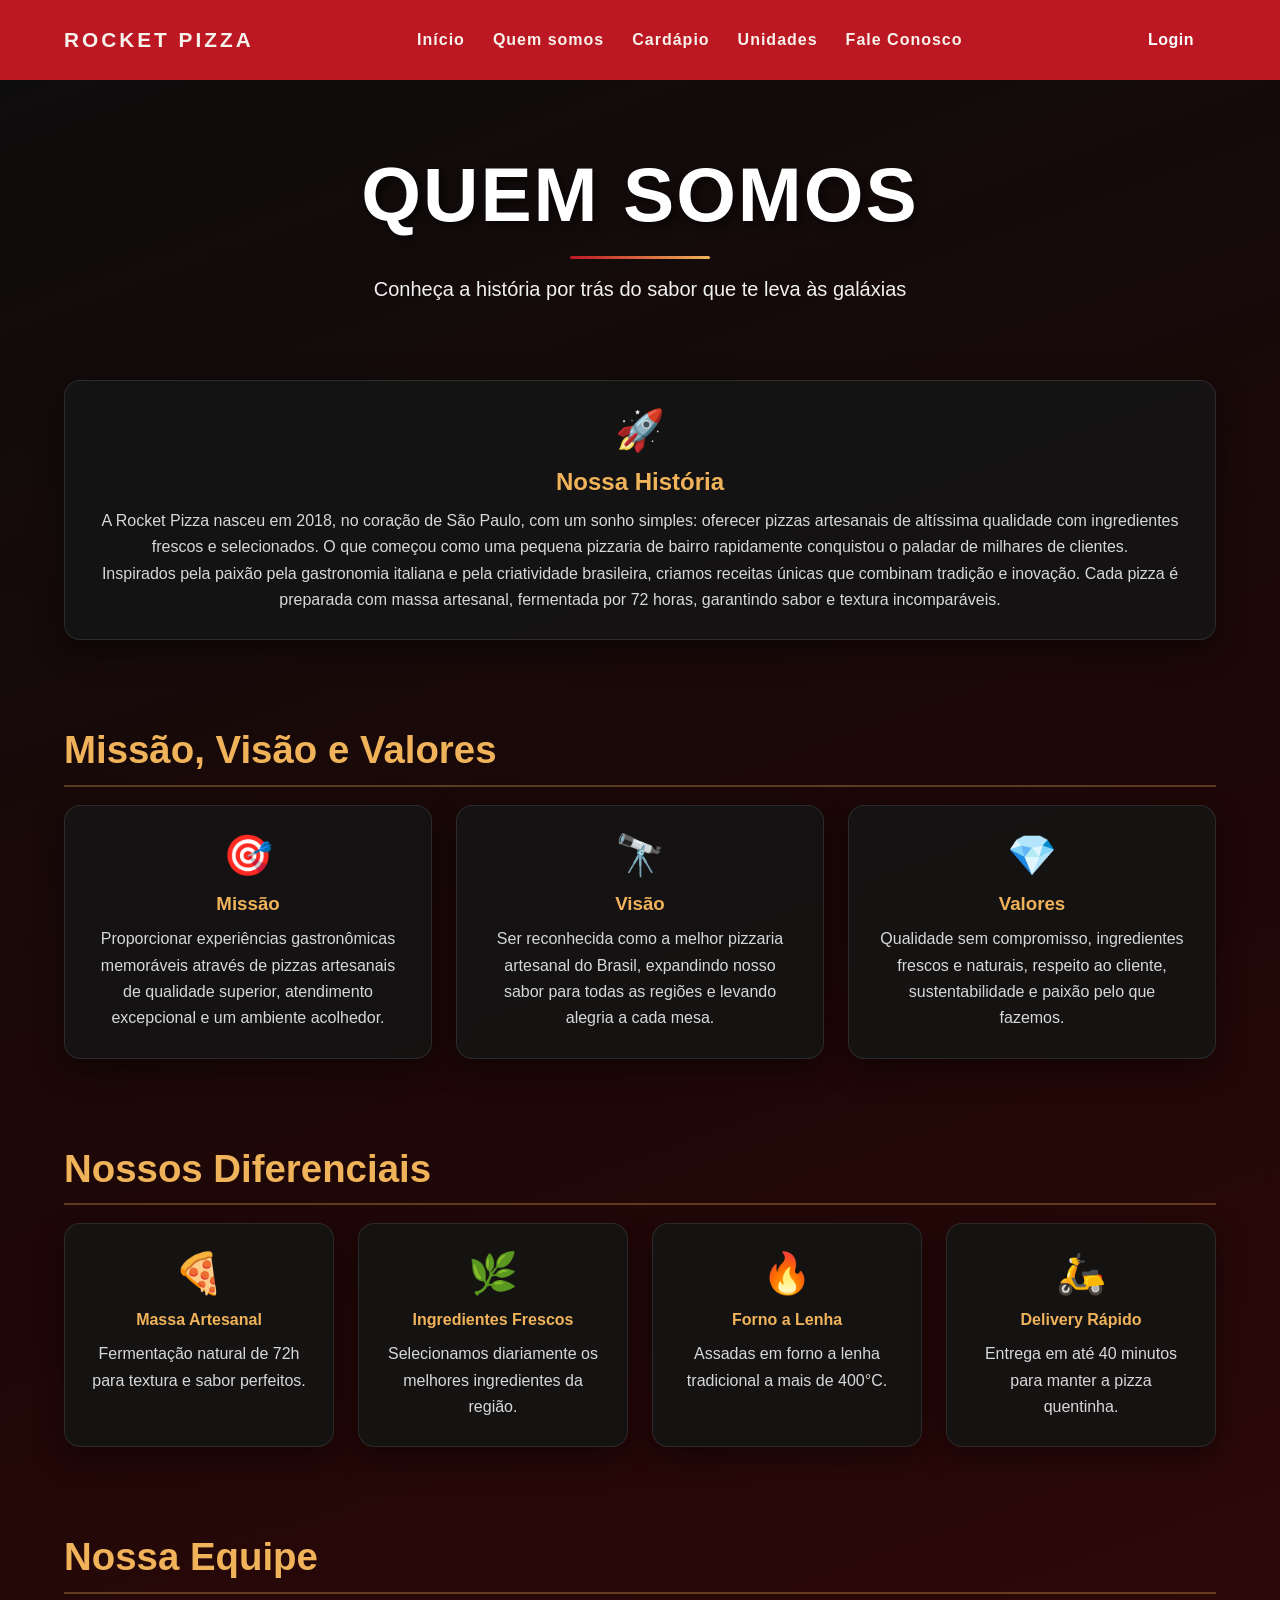
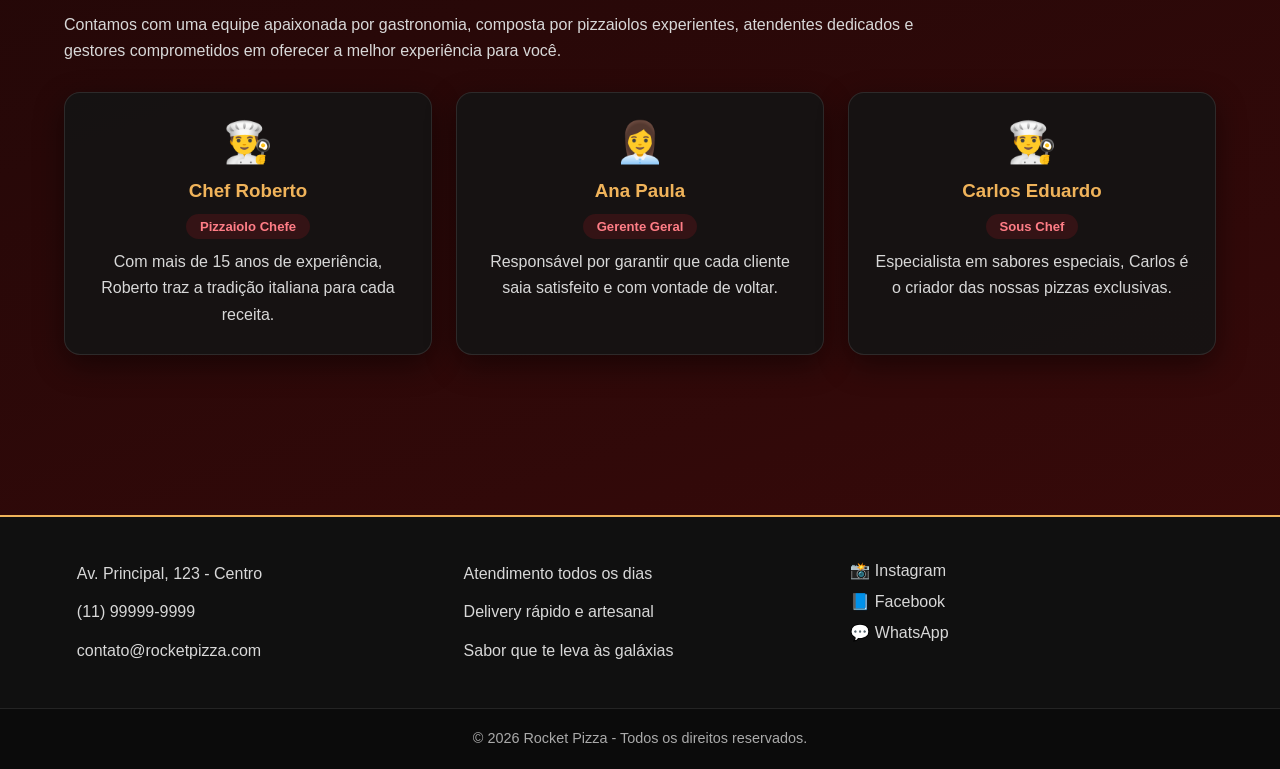
<file: RocketPizza Site Grupo/quem-somos.html>
﻿<!DOCTYPE html>
<html lang="pt-br">

<head>
    <meta charset="UTF-8">
    <meta http-equiv="X-UA-Compatible" content="IE=edge">
    <meta name="viewport" content="width=device-width, initial-scale=1.0">
    <title>Quem Somos - Rocket Pizza</title>
    <link rel="stylesheet" href="style.css">
</head>

<body>
    <header>
        <nav>
            <a class="logo" href="index.html">Rocket Pizza</a>
            <div class="mobile-menu">
                <div class="line1"></div>
                <div class="line2"></div>
                <div class="line3"></div>
            </div>
            <ul class="nav-list">
                <li><a href="index.html">Início</a></li>
                <li><a href="quem-somos.html">Quem somos</a></li>
                <li><a href="cardapio.html">Cardápio</a></li>
                <li><a href="unidades.html">Unidades</a></li>
                <li><a href="fale-conosco.html">Fale Conosco</a></li>
            </ul>
            <button id="abrirModal">Login</button>
        </nav>
    </header>

    <main class="sobre-page">

        <h1 class="sobre-titulo">Quem Somos</h1>
        <p class="sobre-subtitulo">Conheça a história por trás do sabor que te leva às galáxias</p>

        <!-- NOSSA HISTÓRIA -->
        <section class="sobre-section">
            <div class="sobre-card">
                <div class="sobre-card-icon">🚀</div>
                <h2>Nossa História</h2>
                <p>
                    A Rocket Pizza nasceu em 2018, no coração de São Paulo, com um sonho
                    simples: oferecer pizzas artesanais de altíssima qualidade com ingredientes
                    frescos e selecionados. O que começou como uma pequena pizzaria de bairro
                    rapidamente conquistou o paladar de milhares de clientes.
                </p>
                <p>
                    Inspirados pela paixão pela gastronomia italiana e pela criatividade
                    brasileira, criamos receitas únicas que combinam tradição e inovação.
                    Cada pizza é preparada com massa artesanal, fermentada por 72 horas,
                    garantindo sabor e textura incomparáveis.
                </p>
            </div>
        </section>

        <!-- MISSÃO, VISÃO E VALORES -->
        <section class="sobre-section">
            <h2 class="sobre-section-title">Missão, Visão e Valores</h2>

            <div class="sobre-grid">

                <div class="sobre-box">
                    <div class="sobre-box-icon">🎯</div>
                    <h3>Missão</h3>
                    <p>
                        Proporcionar experiências gastronômicas memoráveis através de
                        pizzas artesanais de qualidade superior, atendimento excepcional
                        e um ambiente acolhedor.
                    </p>
                </div>

                <div class="sobre-box">
                    <div class="sobre-box-icon">🔭</div>
                    <h3>Visão</h3>
                    <p>
                        Ser reconhecida como a melhor pizzaria artesanal do Brasil,
                        expandindo nosso sabor para todas as regiões e levando alegria
                        a cada mesa.
                    </p>
                </div>

                <div class="sobre-box">
                    <div class="sobre-box-icon">💎</div>
                    <h3>Valores</h3>
                    <p>
                        Qualidade sem compromisso, ingredientes frescos e naturais,
                        respeito ao cliente, sustentabilidade e paixão pelo que fazemos.
                    </p>
                </div>

            </div>
        </section>

        <!-- NOSSOS DIFERENCIAIS -->
        <section class="sobre-section">
            <h2 class="sobre-section-title">Nossos Diferenciais</h2>

            <div class="sobre-grid sobre-grid-4">

                <div class="sobre-diferencial">
                    <div class="sobre-diferencial-icon">🍕</div>
                    <h4>Massa Artesanal</h4>
                    <p>Fermentação natural de 72h para textura e sabor perfeitos.</p>
                </div>

                <div class="sobre-diferencial">
                    <div class="sobre-diferencial-icon">🌿</div>
                    <h4>Ingredientes Frescos</h4>
                    <p>Selecionamos diariamente os melhores ingredientes da região.</p>
                </div>

                <div class="sobre-diferencial">
                    <div class="sobre-diferencial-icon">🔥</div>
                    <h4>Forno a Lenha</h4>
                    <p>Assadas em forno a lenha tradicional a mais de 400°C.</p>
                </div>

                <div class="sobre-diferencial">
                    <div class="sobre-diferencial-icon">🛵</div>
                    <h4>Delivery Rápido</h4>
                    <p>Entrega em até 40 minutos para manter a pizza quentinha.</p>
                </div>

            </div>
        </section>

        <!-- NOSSA EQUIPE -->
        <section class="sobre-section">
            <h2 class="sobre-section-title">Nossa Equipe</h2>
            <p class="sobre-equipe-desc">
                Contamos com uma equipe apaixonada por gastronomia, composta por
                pizzaiolos experientes, atendentes dedicados e gestores comprometidos
                em oferecer a melhor experiência para você.
            </p>

            <div class="sobre-grid">

                <div class="sobre-membro">
                    <div class="sobre-membro-avatar">👨‍🍳</div>
                    <h3>Chef Roberto</h3>
                    <span class="sobre-membro-cargo">Pizzaiolo Chefe</span>
                    <p>Com mais de 15 anos de experiência, Roberto traz a tradição italiana para cada receita.</p>
                </div>

                <div class="sobre-membro">
                    <div class="sobre-membro-avatar">👩‍💼</div>
                    <h3>Ana Paula</h3>
                    <span class="sobre-membro-cargo">Gerente Geral</span>
                    <p>Responsável por garantir que cada cliente saia satisfeito e com vontade de voltar.</p>
                </div>

                <div class="sobre-membro">
                    <div class="sobre-membro-avatar">👨‍🍳</div>
                    <h3>Carlos Eduardo</h3>
                    <span class="sobre-membro-cargo">Sous Chef</span>
                    <p>Especialista em sabores especiais, Carlos é o criador das nossas pizzas exclusivas.</p>
                </div>

            </div>
        </section>

    </main>

    <footer>

        <div class="footer-container">

            <!-- COLUNA 1 -->
            <div class="footer-column">
                <p>Av. Principal, 123 - Centro</p>
                <p>(11) 99999-9999</p>
                <p>contato@rocketpizza.com</p>
            </div>

            <!-- COLUNA 2 -->
            <div class="footer-column">
                <p>Atendimento todos os dias</p>
                <p>Delivery rápido e artesanal</p>
                <p>Sabor que te leva às galáxias</p>
            </div>

            <!-- COLUNA 3 -->
            <div class="footer-column">
                <a href="https://www.instagram.com">📸 Instagram</a>
                <a href="https://www.facebook.com">📘 Facebook</a>
                <a href="https://web.whatsapp.com">💬 WhatsApp</a>
            </div>

        </div>

        <div class="footer-bottom">
            <p>© 2026 Rocket Pizza - Todos os direitos reservados.</p>
        </div>

    </footer>
    <div class="auth-modal">

        <div class="auth-box">

            <span class="auth-close">&times;</span>

            <!-- LOGIN -->
            <div id="loginBox">

                <h2 class="auth-title">Login</h2>

                <p class="auth-subtitle">
                    Entre na sua conta
                </p>

                <form class="auth-form" id="formLogin">

                    <input type="email" placeholder="E-mail" required>

                    <input type="password" placeholder="Senha" required>

                    <button type="submit" class="auth-btn">
                        Entrar
                    </button>

                </form>

                <div class="auth-switch">

                    Não possui conta?

                    <span id="irCadastro">
                        Criar conta
                    </span>

                </div>

            </div>


            <!-- CADASTRO -->
            <div id="cadastroBox" style="display: none;">

                <h2 class="auth-title">Cadastro</h2>

                <p class="auth-subtitle">
                    Crie sua conta
                </p>

                <form class="auth-form" id="formCadastro">

                    <input type="text" placeholder="Nome" required>

                    <input type="email" placeholder="E-mail" required>

                    <input type="tel" placeholder="Telefone" required>

                    <input type="password" id="senhaCadastro" placeholder="Senha" required>

                    <input type="password" id="confirmarSenhaCadastro" placeholder="Confirmar senha" required>

                    <button type="submit" class="auth-btn">
                        Cadastrar
                    </button>

                </form>

                <div class="auth-switch">

                    Já possui conta?

                    <span id="voltarLogin">
                        Fazer login
                    </span>

                </div>

            </div>

        </div>

    </div>
    <script src="mobile.navbar.js"></script>
    <script src="script.js"></script>
</body>

</html>
</file>
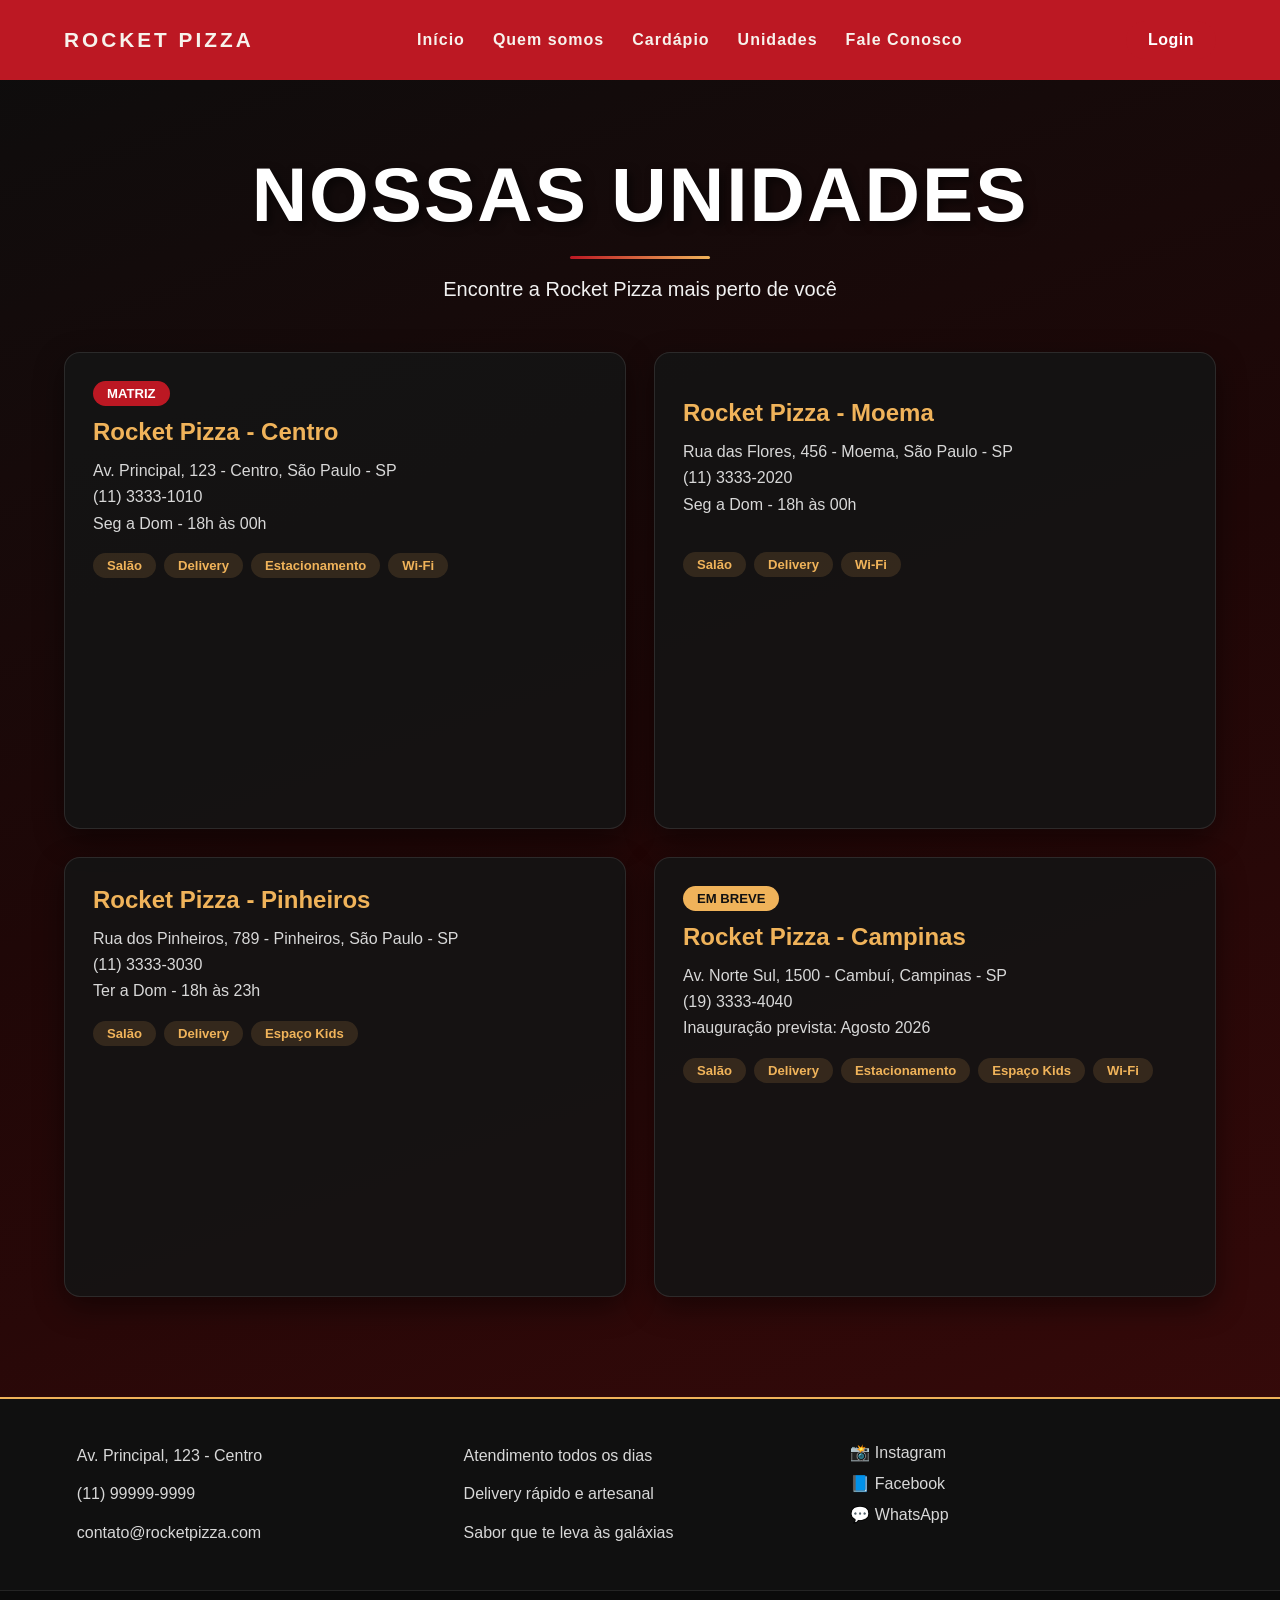
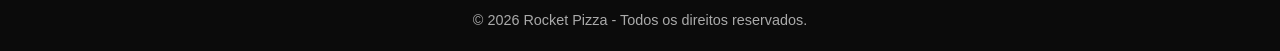
<file: RocketPizza Site Grupo/unidades.html>
﻿<!DOCTYPE html>
<html lang="pt-br">

<head>
    <meta charset="UTF-8">
    <meta http-equiv="X-UA-Compatible" content="IE=edge">
    <meta name="viewport" content="width=device-width, initial-scale=1.0">
    <title>Unidades - Rocket Pizza</title>
    <link rel="stylesheet" href="style.css">
</head>

<body>
    <header>
        <nav>
            <a class="logo" href="index.html">Rocket Pizza</a>
            <div class="mobile-menu">
                <div class="line1"></div>
                <div class="line2"></div>
                <div class="line3"></div>
            </div>
            <ul class="nav-list">
                <li><a href="index.html">Início</a></li>
                <li><a href="quem-somos.html">Quem somos</a></li>
                <li><a href="cardapio.html">Cardápio</a></li>
                <li><a href="unidades.html">Unidades</a></li>
                <li><a href="fale-conosco.html">Fale Conosco</a></li>
            </ul>
            <button id="abrirModal">Login</button>
        </nav>
    </header>

    <main class="unidades-page">

        <h1 class="unidades-titulo">Nossas Unidades</h1>
        <p class="unidades-subtitulo">Encontre a Rocket Pizza mais perto de você</p>

        <div class="unidades-grid">

            <!-- UNIDADE 1 -->
            <div class="unidade-card">
                <div class="unidade-badge">MATRIZ</div>
                <h2>Rocket Pizza - Centro</h2>
                <div class="unidade-info">
                    <p>Av. Principal, 123 - Centro, São Paulo - SP</p>
                    <p>(11) 3333-1010</p>
                    <p>Seg a Dom - 18h às 00h</p>
                </div>
                <div class="unidade-features">
                    <span class="unidade-tag">Salão</span>
                    <span class="unidade-tag">Delivery</span>
                    <span class="unidade-tag">Estacionamento</span>
                    <span class="unidade-tag">Wi-Fi</span>
                </div>
                <div class="unidade-mapa">
                    <iframe
                        src="https://www.google.com/maps/embed?pb=!1m18!1m12!1m3!1d3657.1975!2d-46.6340!3d-23.5505!2m3!1f0!2f0!3f0!3m2!1i1024!2i768!4f13.1!3m3!1m2!1s0x0%3A0x0!2zMjPCsDMzJzAxLjgiUyA0NsKwMzgnMDIuNCJX!5e0!3m2!1spt-BR!2sbr!4v1"
                        width="100%" height="200" style="border:0; border-radius: 12px;" allowfullscreen=""
                        loading="lazy" referrerpolicy="no-referrer-when-downgrade">
                    </iframe>
                </div>
            </div>

            <!-- UNIDADE 2 -->
            <div class="unidade-card">
                <br>
                <h2>Rocket Pizza - Moema</h2>
                <div class="unidade-info">
                    <p>Rua das Flores, 456 - Moema, São Paulo - SP</p>
                    <p>(11) 3333-2020</p>
                    <p>Seg a Dom - 18h às 00h</p>
                </div><br>
                <div class="unidade-features">
                    <span class="unidade-tag">Salão</span>
                    <span class="unidade-tag">Delivery</span>
                    <span class="unidade-tag">Wi-Fi</span>
                </div>
                
                <div class="unidade-mapa">
                    <iframe
                        src="https://www.google.com/maps/embed?pb=!1m18!1m12!1m3!1d3656.5!2d-46.66!3d-23.6!2m3!1f0!2f0!3f0!3m2!1i1024!2i768!4f13.1!3m3!1m2!1s0x0%3A0x0!2zMjPCsDM2JzAwLjAiUyA0NsKwMzknMzYuMCJX!5e0!3m2!1spt-BR!2sbr!4v1"
                        width="100%" height="200" style="border:0; border-radius: 12px;" allowfullscreen=""
                        loading="lazy" referrerpolicy="no-referrer-when-downgrade">
                    </iframe>
                </div>
            </div>

            <!-- UNIDADE 3 -->
            <div class="unidade-card">
                <h2>Rocket Pizza - Pinheiros</h2>
                <div class="unidade-info">
                    <p>Rua dos Pinheiros, 789 - Pinheiros, São Paulo - SP</p>
                    <p>(11) 3333-3030</p>
                    <p>Ter a Dom - 18h às 23h</p>
                </div>
                <div class="unidade-features">
                    <span class="unidade-tag">Salão</span>
                    <span class="unidade-tag">Delivery</span>
                    <span class="unidade-tag">Espaço Kids</span>
                </div>
                <div class="unidade-mapa">
                    <iframe
                        src="https://www.google.com/maps/embed?pb=!1m18!1m12!1m3!1d3656.8!2d-46.69!3d-23.56!2m3!1f0!2f0!3f0!3m2!1i1024!2i768!4f13.1!3m3!1m2!1s0x0%3A0x0!2zMjPCsDMzJzM2LjAiUyA0NsKwNDEnMjQuMCJX!5e0!3m2!1spt-BR!2sbr!4v1"
                        width="100%" height="200" style="border:0; border-radius: 12px;" allowfullscreen=""
                        loading="lazy" referrerpolicy="no-referrer-when-downgrade">
                    </iframe>
                </div>
            </div>

            <!-- UNIDADE 4 -->
            <div class="unidade-card">
                <div class="unidade-badge unidade-badge-nova">EM BREVE</div>
                <h2>Rocket Pizza - Campinas</h2>
                <div class="unidade-info">
                    <p>Av. Norte Sul, 1500 - Cambuí, Campinas - SP</p>
                    <p>(19) 3333-4040</p>
                    <p>Inauguração prevista: Agosto 2026</p>
                </div>
                <div class="unidade-features">
                    <span class="unidade-tag">Salão</span>
                    <span class="unidade-tag">Delivery</span>
                    <span class="unidade-tag">Estacionamento</span>
                    <span class="unidade-tag">Espaço Kids</span>
                    <span class="unidade-tag">Wi-Fi</span>
                </div>
            </div>

        </div>

    </main>

    <footer>

        <div class="footer-container">

            <!-- COLUNA 1 -->
            <div class="footer-column">
                <p>Av. Principal, 123 - Centro</p>
                <p>(11) 99999-9999</p>
                <p>contato@rocketpizza.com</p>
            </div>

            <!-- COLUNA 2 -->
            <div class="footer-column">
                <p>Atendimento todos os dias</p>
                <p>Delivery rápido e artesanal</p>
                <p>Sabor que te leva às galáxias</p>
            </div>

            <!-- COLUNA 3 -->
            <div class="footer-column">
                <a href="https://www.instagram.com">📸 Instagram</a>
                <a href="https://www.facebook.com">📘 Facebook</a>
                <a href="https://web.whatsapp.com">💬 WhatsApp</a>
            </div>

        </div>

        <div class="footer-bottom">
            <p>© 2026 Rocket Pizza - Todos os direitos reservados.</p>
        </div>

    </footer>
    <div class="auth-modal">

        <div class="auth-box">

            <span class="auth-close">&times;</span>

            <!-- LOGIN -->
            <div id="loginBox">

                <h2 class="auth-title">Login</h2>

                <p class="auth-subtitle">
                    Entre na sua conta
                </p>

                <form class="auth-form" id="formLogin">

                    <input type="email" placeholder="E-mail" required>

                    <input type="password" placeholder="Senha" required>

                    <button type="submit" class="auth-btn">
                        Entrar
                    </button>

                </form>

                <div class="auth-switch">

                    Não possui conta?

                    <span id="irCadastro">
                        Criar conta
                    </span>

                </div>

            </div>


            <!-- CADASTRO -->
            <div id="cadastroBox" style="display: none;">

                <h2 class="auth-title">Cadastro</h2>

                <p class="auth-subtitle">
                    Crie sua conta
                </p>

                <form class="auth-form" id="formCadastro">

                    <input type="text" placeholder="Nome" required>

                    <input type="email" placeholder="E-mail" required>

                    <input type="tel" placeholder="Telefone" required>

                    <input type="password" id="senhaCadastro" placeholder="Senha" required>

                    <input type="password" id="confirmarSenhaCadastro" placeholder="Confirmar senha" required>

                    <button type="submit" class="auth-btn">
                        Cadastrar
                    </button>

                </form>

                <div class="auth-switch">

                    Já possui conta?

                    <span id="voltarLogin">
                        Fazer login
                    </span>

                </div>

            </div>

        </div>

    </div>
    <script src="mobile.navbar.js"></script>
    <script src="script.js"></script>
</body>

</html>
</file>
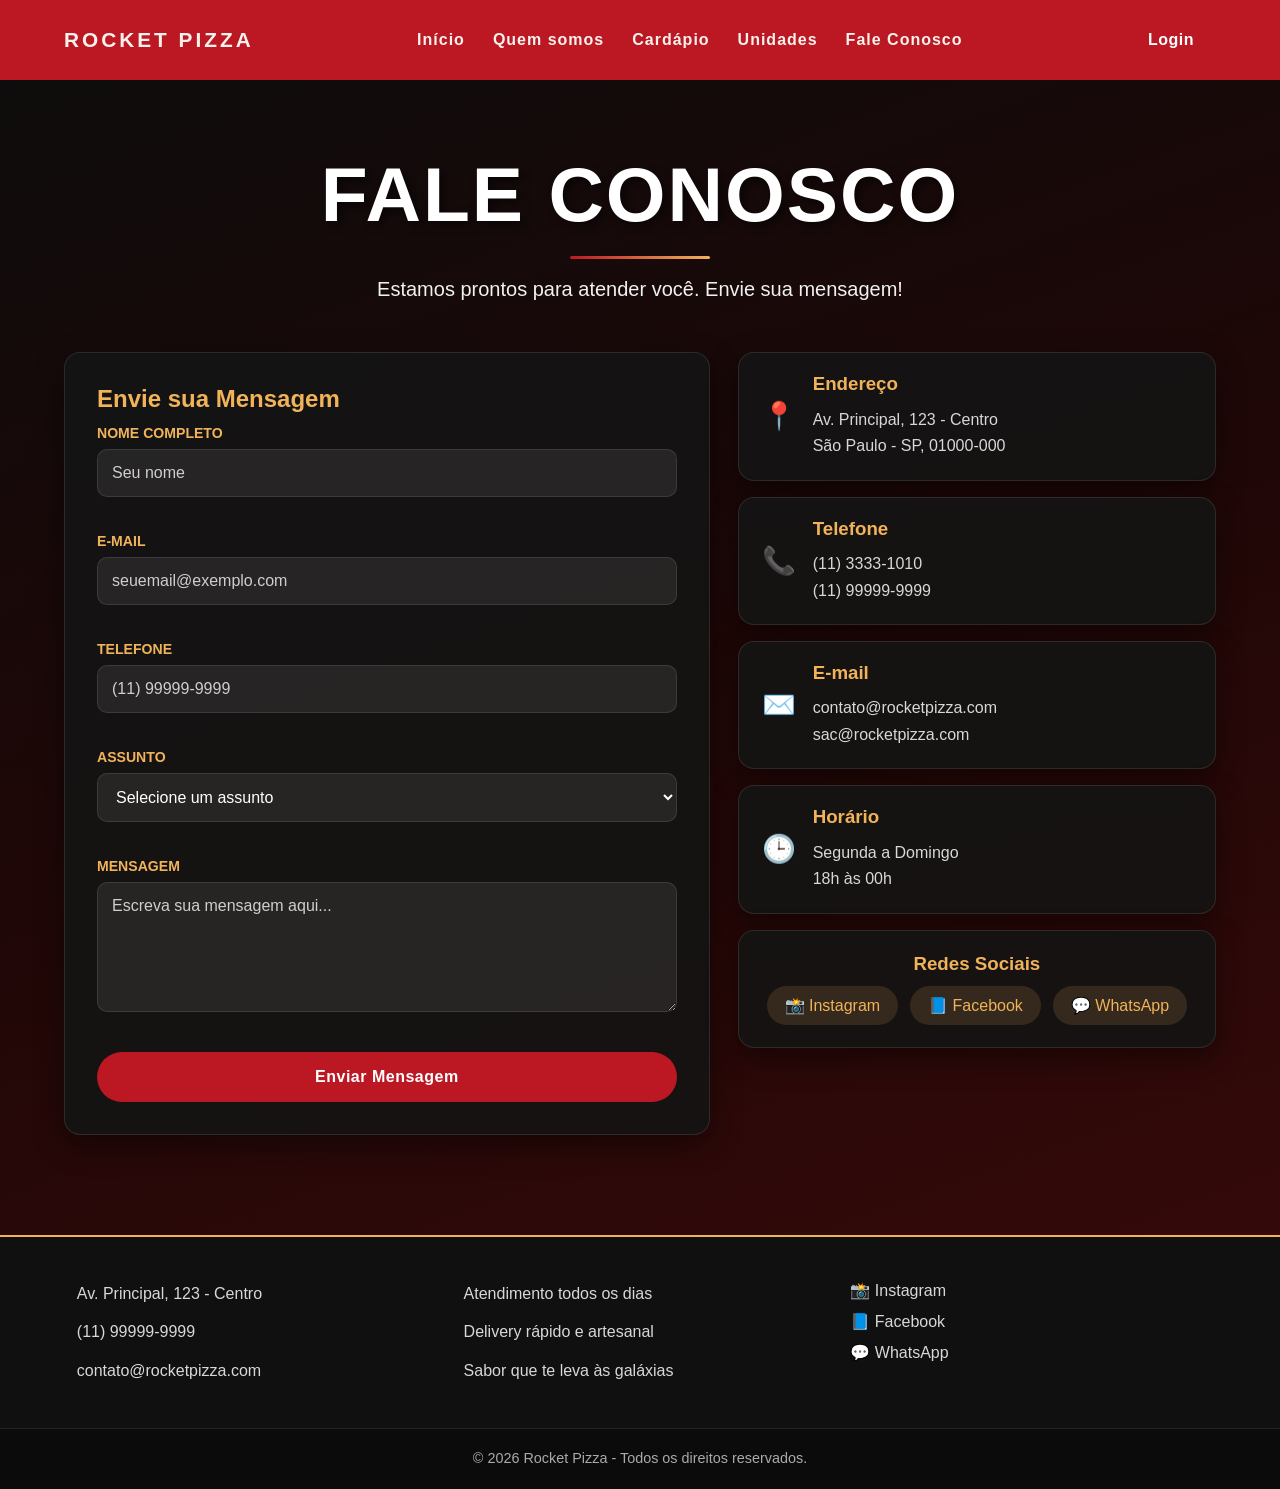
<file: RocketPizza Site/fale-conosco.html>
﻿<!DOCTYPE html>
<html lang="pt-br">

<head>
    <meta charset="UTF-8">
    <meta http-equiv="X-UA-Compatible" content="IE=edge">
    <meta name="viewport" content="width=device-width, initial-scale=1.0">
    <title>Fale Conosco - Rocket Pizza</title>
    <link rel="stylesheet" href="style.css">
</head>

<body>
    <header>
        <nav>
            <a class="logo" href="index.html">Rocket Pizza</a>
            <div class="mobile-menu">
                <div class="line1"></div>
                <div class="line2"></div>
                <div class="line3"></div>
            </div>
            <ul class="nav-list">
                <li><a href="index.html">Início</a></li>
                <li><a href="quem-somos.html">Quem somos</a></li>
                <li><a href="cardapio.html">Cardápio</a></li>
                <li><a href="unidades.html">Unidades</a></li>
                <li><a href="fale-conosco.html">Fale Conosco</a></li>
            </ul>
            <button id="abrirModal">Login</button>
        </nav>
    </header>

    <main class="contato-page">

        <h1 class="contato-titulo">Fale Conosco</h1>
        <p class="contato-subtitulo">Estamos prontos para atender você. Envie sua mensagem!</p>

        <div class="contato-wrapper">

            <!-- FORMULÁRIO -->
            <div class="contato-form-container">
                <div class="contato-card">
                    <h2>Envie sua Mensagem</h2>
                    <form id="formContato">
                        <div class="form-group">
                            <label for="nome">Nome completo</label>
                            <input type="text" id="nome" name="nome" placeholder="Seu nome" required>
                        </div>

                        <div class="form-group">
                            <label for="email">E-mail</label>
                            <input type="email" id="email" name="email" placeholder="seuemail@exemplo.com" required>
                        </div>

                        <div class="form-group">
                            <label for="telefone">Telefone</label>
                            <input type="tel" id="telefone" name="telefone" placeholder="(11) 99999-9999">
                        </div>

                        <div class="form-group">
                            <label for="assunto">Assunto</label>
                            <select id="assunto" name="assunto" required>
                                <option value="" disabled selected>Selecione um assunto</option>
                                <option value="elogio">Elogio</option>
                                <option value="sugestao">Sugestão</option>
                                <option value="reclamacao">Reclamação</option>
                                <option value="duvida">Dúvida</option>
                                <option value="parceria">Parceria / Franquia</option>
                                <option value="outro">Outro</option>
                            </select>
                        </div>

                        <div class="form-group">
                            <label for="mensagem">Mensagem</label>
                            <textarea id="mensagem" name="mensagem" rows="5" placeholder="Escreva sua mensagem aqui..."
                                required></textarea>
                        </div>

                        <button type="submit" class="btn-contato">Enviar Mensagem</button>
                    </form>
                </div>
            </div>

            <!-- INFORMAÇÕES DE CONTATO -->
            <div class="contato-info-container">

                <div class="contato-info-card">
                    <div class="contato-info-icon">📍</div>
                    <div>
                        <h3>Endereço</h3>
                        <p>Av. Principal, 123 - Centro<br>São Paulo - SP, 01000-000</p>
                    </div>
                </div>

                <div class="contato-info-card">
                    <div class="contato-info-icon">📞</div>
                    <div>
                        <h3>Telefone</h3>
                        <p>(11) 3333-1010<br>(11) 99999-9999</p>
                    </div>
                </div>

                <div class="contato-info-card">
                    <div class="contato-info-icon">✉️</div>
                    <div>
                        <h3>E-mail</h3>
                        <p>contato@rocketpizza.com<br>sac@rocketpizza.com</p>
                    </div>
                </div>

                <div class="contato-info-card">
                    <div class="contato-info-icon">🕒</div>
                    <div>
                        <h3>Horário</h3>
                        <p>Segunda a Domingo<br>18h às 00h</p>
                    </div>
                </div>

                <div class="contato-redes">
                    <h3>Redes Sociais</h3>
                    <div class="contato-redes-links">
                        <a href="https://www.instagram.com" class="contato-rede-link">📸 Instagram</a>
                        <a href="https://www.facebook.com" class="contato-rede-link">📘 Facebook</a>
                        <a href="https://web.whatsapp.com" class="contato-rede-link">💬 WhatsApp</a>
                    </div>
                </div>

            </div>

        </div>

    </main>

    <footer>

        <div class="footer-container">

            <!-- COLUNA 1 -->
            <div class="footer-column">
                <p>Av. Principal, 123 - Centro</p>
                <p>(11) 99999-9999</p>
                <p>contato@rocketpizza.com</p>
            </div>

            <!-- COLUNA 2 -->
            <div class="footer-column">
                <p>Atendimento todos os dias</p>
                <p>Delivery rápido e artesanal</p>
                <p>Sabor que te leva às galáxias</p>
            </div>

            <!-- COLUNA 3 -->
            <div class="footer-column">
                <a href="https://www.instagram.com">📸 Instagram</a>
                <a href="https://www.facebook.com">📘 Facebook</a>
                <a href="https://web.whatsapp.com">💬 WhatsApp</a>
            </div>

        </div>

        <div class="footer-bottom">
            <p>© 2026 Rocket Pizza - Todos os direitos reservados.</p>
        </div>

    </footer>
    <div class="auth-modal">

        <div class="auth-box">

            <span class="auth-close">&times;</span>

            <!-- LOGIN -->
            <div id="loginBox">

                <h2 class="auth-title">Login</h2>

                <p class="auth-subtitle">
                    Entre na sua conta
                </p>

                <form class="auth-form" id="formLogin">

                    <input type="email" placeholder="E-mail" required>

                    <input type="password" placeholder="Senha" required>

                    <button type="submit" class="auth-btn">
                        Entrar
                    </button>

                </form>

                <div class="auth-switch">

                    Não possui conta?

                    <span id="irCadastro">
                        Criar conta
                    </span>

                </div>

            </div>


            <!-- CADASTRO -->
            <div id="cadastroBox" style="display: none;">

                <h2 class="auth-title">Cadastro</h2>

                <p class="auth-subtitle">
                    Crie sua conta
                </p>

                <form class="auth-form" id="formCadastro">

                    <input type="text" placeholder="Nome" required>

                    <input type="email" placeholder="E-mail" required>

                    <input type="tel" placeholder="Telefone" required>

                    <input type="password" id="senhaCadastro" placeholder="Senha" required>

                    <input type="password" id="confirmarSenhaCadastro" placeholder="Confirmar senha" required>

                    <button type="submit" class="auth-btn">
                        Cadastrar
                    </button>

                </form>

                <div class="auth-switch">

                    Já possui conta?

                    <span id="voltarLogin">
                        Fazer login
                    </span>

                </div>

            </div>

        </div>

    </div>
    <script src="mobile.navbar.js"></script>
    <script src="script.js"></script>
    <script>
        document.getElementById('formContato').addEventListener('submit', function (e) {
            e.preventDefault();
            alert('Mensagem enviada com sucesso! Entraremos em contato em breve.');
            this.reset();
        });
    </script>
</body>

</html>
</file>
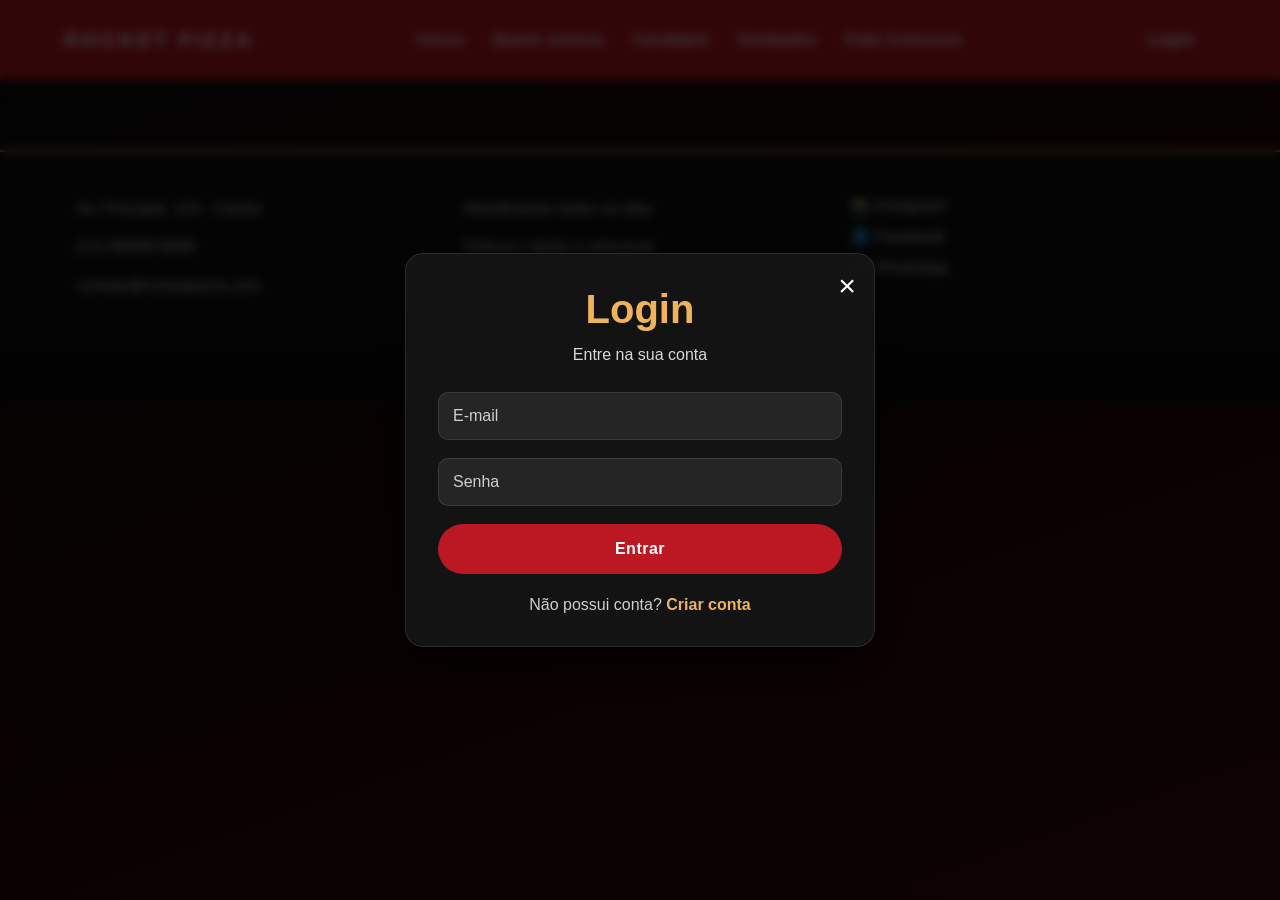
<file: RocketPizza Site/meus-pedidos.html>
﻿<!DOCTYPE html>
<html lang="pt-br">

<head>
    <meta charset="UTF-8">
    <meta http-equiv="X-UA-Compatible" content="IE=edge">
    <meta name="viewport" content="width=device-width, initial-scale=1.0">
    <title>Meus pedidos - Rocket Pizza</title>
    <link rel="stylesheet" href="style.css">
</head>

<body>
    <header>
        <nav>
            <a class="logo" href="index.html">Rocket Pizza</a>
            <div class="mobile-menu">
                <div class="line1"></div>
                <div class="line2"></div>
                <div class="line3"></div>
            </div>
            <ul class="nav-list">
                <li><a href="index.html">Início</a></li>
                <li><a href="quem-somos.html">Quem somos</a></li>
                <li><a href="cardapio.html">Cardápio</a></li>
                <li><a href="unidades.html">Unidades</a></li>
                <li><a href="fale-conosco.html">Fale Conosco</a></li>
            </ul>
            <button id="abrirModal">Login</button>
        </nav>
    </header>

    <main class="historico-page conta-page">
        <h1 class="pedidos-titulo">Meus pedidos</h1>
        <p class="pedidos-subtitulo">Consulte seus últimos pedidos e abra o comprovante novamente</p>

        <section class="historico-lista" id="pedidosHistorico"></section>
    </main>

    <footer>
        <div class="footer-container">
            <div class="footer-column">
                <p>Av. Principal, 123 - Centro</p>
                <p>(11) 99999-9999</p>
                <p>contato@rocketpizza.com</p>
            </div>
            <div class="footer-column">
                <p>Atendimento todos os dias</p>
                <p>Delivery rápido e artesanal</p>
                <p>Sabor que te leva às galáxias</p>
            </div>
            <div class="footer-column">
                <a href="https://www.instagram.com">📸 Instagram</a>
                <a href="https://www.facebook.com">📘 Facebook</a>
                <a href="https://web.whatsapp.com">💬 WhatsApp</a>
            </div>
        </div>
        <div class="footer-bottom">
            <p>2026 Rocket Pizza - Todos os direitos reservados.</p>
        </div>
    </footer>

    <div class="auth-modal">
        <div class="auth-box">
            <span class="auth-close">&times;</span>
            <div id="loginBox">
                <h2 class="auth-title">Login</h2>
                <p class="auth-subtitle">Entre na sua conta</p>
                <form class="auth-form" id="formLogin">
                    <input type="email" placeholder="E-mail" required>
                    <input type="password" placeholder="Senha" required>
                    <button type="submit" class="auth-btn">Entrar</button>
                </form>
                <div class="auth-switch">Não possui conta? <span id="irCadastro">Criar conta</span></div>
            </div>
            <div id="cadastroBox" style="display: none;">
                <h2 class="auth-title">Cadastro</h2>
                <p class="auth-subtitle">Crie sua conta</p>
                <form class="auth-form" id="formCadastro">
                    <input type="text" placeholder="Nome" required>
                    <input type="email" placeholder="E-mail" required>
                    <input type="tel" placeholder="Telefone" required>
                    <input type="password" id="senhaCadastro" placeholder="Senha" required>
                    <input type="password" id="confirmarSenhaCadastro" placeholder="Confirmar senha" required>
                    <button type="submit" class="auth-btn">Cadastrar</button>
                </form>
                <div class="auth-switch">Já possui conta? <span id="voltarLogin">Fazer login</span></div>
            </div>
        </div>
    </div>

    <script src="script.js"></script>
    <script src="mobile.navbar.js"></script>
</body>

</html>
</file>
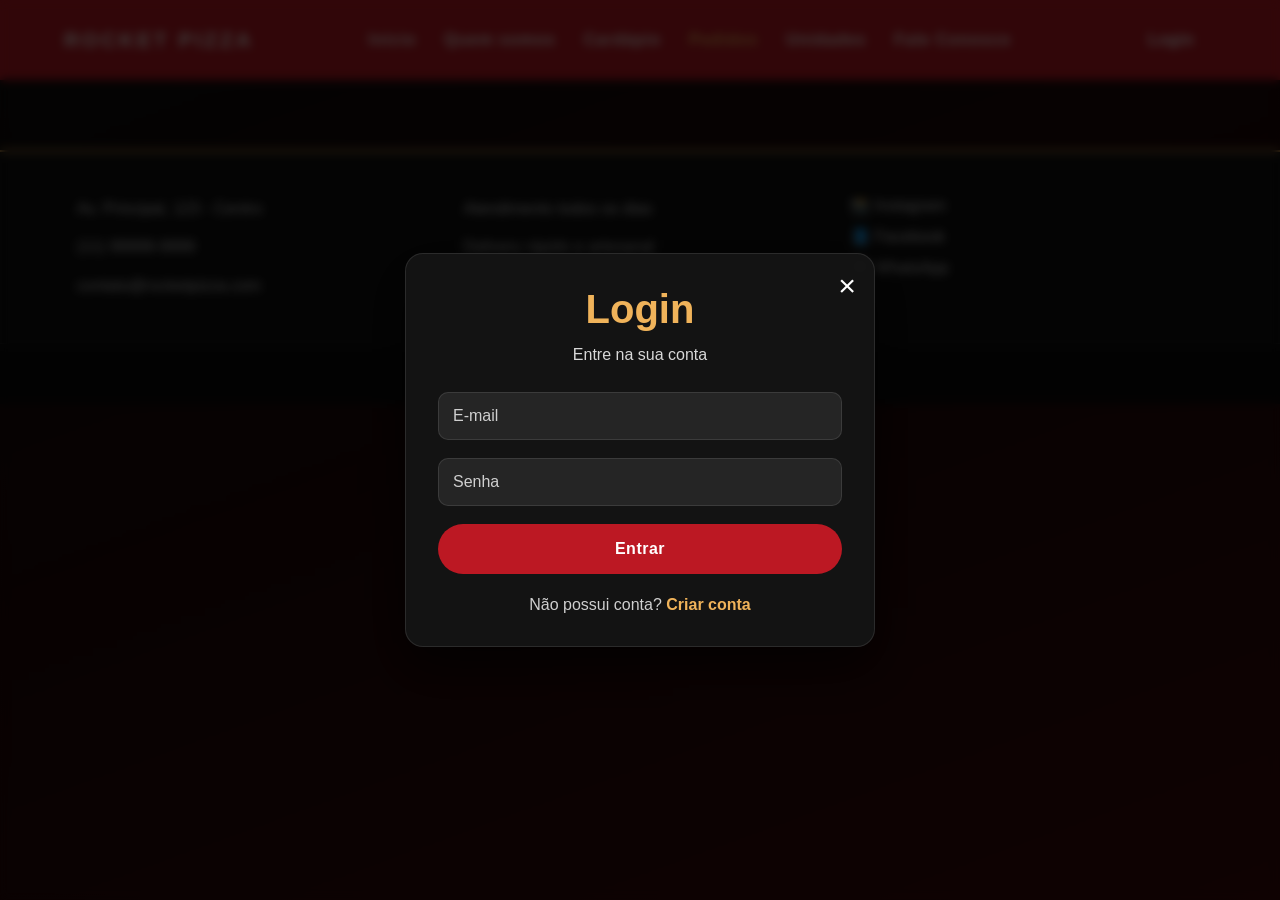
<file: RocketPizza Site/pedidos.html>
﻿<!DOCTYPE html>
<html lang="pt-br">

<head>
    <meta charset="UTF-8">
    <meta http-equiv="X-UA-Compatible" content="IE=edge">
    <meta name="viewport" content="width=device-width, initial-scale=1.0">
    <title>Pedidos - Rocket Pizza</title>
    <link rel="stylesheet" href="style.css">
</head>

<body>
    <header>
        <nav>
            <a class="logo" href="index.html">Rocket Pizza</a>
            <div class="mobile-menu">
                <div class="line1"></div>
                <div class="line2"></div>
                <div class="line3"></div>
            </div>
            <ul class="nav-list">
                <li><a href="index.html">Início</a></li>
                <li><a href="quem-somos.html">Quem somos</a></li>
                <li><a href="cardapio.html">Cardápio</a></li>
                <li><a class="active-page" href="pedidos.html">Pedidos</a></li>
                <li><a href="unidades.html">Unidades</a></li>
                <li><a href="fale-conosco.html">Fale Conosco</a></li>
            </ul>
            <button id="abrirModal">Login</button>
        </nav>
    </header>

    <main class="pedidos-page">
        <h1 class="pedidos-titulo">Fazer Pedido</h1>
        <p class="pedidos-subtitulo">Monte sua pizza, escolha o pagamento e confirme sua entrega</p>

        <div class="pedido-layout">
            <section class="pedido-card">
                <h2>Dados do pedido</h2>
                <form id="pedidoForm">
                    <div class="pedido-grid">
                        <div class="pedido-grupo">
                            <label for="nomeCliente">Nome</label>
                            <input type="text" id="nomeCliente" placeholder="Seu nome" required>
                        </div>

                        <div class="pedido-grupo">
                            <label for="telefoneCliente">Telefone</label>
                            <input type="tel" id="telefoneCliente" placeholder="(11) 99999-9999" required>
                        </div>

                        <div class="pedido-grupo full">
                            <label for="enderecoCliente">Endereço de entrega</label>
                            <input type="text" id="enderecoCliente" placeholder="Rua, número, bairro e complemento"
                                required>
                        </div>

                        <div class="pedido-grupo">
                            <label for="tamanhoPizza">Tamanho</label>
                            <select id="tamanhoPizza" required>
                                <option value="media">Média</option>
                                <option value="grande">Grande</option>
                            </select>
                        </div>

                        <div class="pedido-grupo">
                            <label for="tipoPizza">Quantidade de sabores</label>
                            <select id="tipoPizza" required>
                                <option value="1">1 sabor</option>
                                <option value="2">2 sabores</option>
                            </select>
                        </div>

                        <div class="pedido-grupo">
                            <label for="saborUm">Primeiro sabor</label>
                            <select id="saborUm" required></select>
                        </div>

                        <div class="pedido-grupo" id="saborDoisGrupo">
                            <label for="saborDois" id="saborDoisLabel">Segundo sabor</label>
                            <select id="saborDois"></select>
                        </div>

                        <div class="pedido-grupo full">
                            <p class="sabores-info" id="saboresInfo">Para pizza de 2 sabores, o valor da pizza segue o
                                sabor de maior preço.</p>
                        </div>

                        <div class="pedido-grupo">
                            <label for="entradaPedido">Entrada</label>
                            <select id="entradaPedido"></select>
                        </div>

                        <div class="pedido-grupo">
                            <label for="quantidadeEntrada">Quantidade de entradas</label>
                            <input type="number" id="quantidadeEntrada" min="0" max="10" value="0">
                        </div>

                        <div class="pedido-grupo">
                            <label for="bebidaPedido" id="bebidaLabel">Bebida</label>
                            <select id="bebidaPedido"></select>
                            <p class="combo-bebida-aviso" id="comboBebidaAviso">O Combo Família já vem com refrigerante
                                grande. Caso escolha uma bebida, ela será adicional.</p>
                        </div>

                        <div class="pedido-grupo">
                            <label for="quantidadeBebida">Quantidade de bebidas</label>
                            <input type="number" id="quantidadeBebida" min="0" max="10" value="0">
                        </div>

                        <div class="pedido-grupo full">
                            <label for="observacoes">Observações</label>
                            <textarea id="observacoes"
                                placeholder="Ex.: sem cebola, borda bem assada, ponto de referência"></textarea>
                        </div>

                        <div class="pedido-grupo full">
                            <span class="pagamento-titulo">Método de pagamento</span>
                            <div class="pagamento-opcoes">
                                <label class="pagamento-opcao">
                                    <input type="radio" name="pagamento" value="pix" checked>
                                    <span>Pix<br>5% de desconto</span>
                                </label>
                                <label class="pagamento-opcao">
                                    <input type="radio" name="pagamento" value="cartao">
                                    <span>Cartão de crédito</span>
                                </label>
                                <label class="pagamento-opcao">
                                    <input type="radio" name="pagamento" value="dinheiro">
                                    <span>Dinheiro na entrega</span>
                                </label>
                            </div>
                        </div>
                    </div>
                </form>
            </section>

            <aside class="resumo-card">
                <h2>Resumo</h2>
                <div class="resumo-linha">
                    <span>Pizza</span>
                    <strong id="resumoSabores">Marguerita</strong>
                </div>
                <div class="resumo-linha">
                    <span>Tamanho</span>
                    <strong id="resumoTamanho">Média</strong>
                </div>
                <div class="resumo-linha">
                    <span>Valor da pizza</span>
                    <strong id="resumoPizza">R$ 64,90</strong>
                </div>
                <div class="resumo-linha">
                    <span>Entrada</span>
                    <strong id="resumoEntrada">Não incluir</strong>
                </div>
                <div class="resumo-linha">
                    <span>Bebida</span>
                    <strong id="resumoBebida">Não incluir</strong>
                </div>
                <div class="resumo-linha">
                    <span>Taxa de entrega</span>
                    <strong id="resumoEntrega">R$ 5,00</strong>
                </div>
                <div class="resumo-linha desconto">
                    <span>Desconto Pix</span>
                    <strong id="resumoDesconto">-R$ 3,25</strong>
                </div>
                <div class="resumo-linha">
                    <span>Pagamento</span>
                    <strong id="resumoPagamento">Pix</strong>
                </div>
                <div class="resumo-total">
                    <span>Total</span>
                    <strong id="resumoTotal">R$ 66,65</strong>
                </div>
                <button class="finalizar-btn" id="adicionarCarrinho" type="button">Adicionar ao carrinho</button>
            </aside>
        </div>
    </main>

    <footer>
        <div class="footer-container">
            <div class="footer-column">
                <p>Av. Principal, 123 - Centro</p>
                <p>(11) 99999-9999</p>
                <p>contato@rocketpizza.com</p>
            </div>
            <div class="footer-column">
                <p>Atendimento todos os dias</p>
                <p>Delivery rápido e artesanal</p>
                <p>Sabor que te leva às galáxias</p>
            </div>
            <div class="footer-column">
                <a href="https://www.instagram.com">📸 Instagram</a>
                <a href="https://www.facebook.com">📘 Facebook</a>
                <a href="https://web.whatsapp.com">💬 WhatsApp</a>
            </div>
        </div>
        <div class="footer-bottom">
            <p>2026 Rocket Pizza - Todos os direitos reservados.</p>
        </div>
    </footer>

    <div class="pedido-modal" id="modalCartao">
        <div class="pedido-modal-box">
            <span class="pedido-modal-close" data-close="modalCartao">&times;</span>
            <h2>Cartão de crédito</h2>
            <p>Informe os dados para deixar o pagamento preparado no fechamento do pedido.</p>
            <div class="pedido-grupo">
                <label for="cartaoNome">Nome impresso no cartão</label>
                <input type="text" id="cartaoNome" placeholder="Nome do titular">
            </div>
            <div class="pedido-grupo">
                <label for="cartaoNumero">Número do cartão</label>
                <input type="text" id="cartaoNumero" placeholder="0000 0000 0000 0000" maxlength="19">
            </div>
            <div class="pedido-grid">
                <div class="pedido-grupo">
                    <label for="cartaoValidade">Validade</label>
                    <input type="text" id="cartaoValidade" placeholder="MM/AA" maxlength="5">
                </div>
                <div class="pedido-grupo">
                    <label for="cartaoCvv">CVV</label>
                    <input type="text" id="cartaoCvv" placeholder="000" maxlength="4">
                </div>
            </div>
            <div class="modal-actions">
                <button class="btn btn-secondary" type="button" data-close="modalCartao">Cancelar</button>
                <button class="btn" type="button" id="salvarCartao">Salvar dados</button>
            </div>
        </div>
    </div>

    <div class="pedido-modal" id="modalDinheiro">
        <div class="pedido-modal-box">
            <span class="pedido-modal-close" data-close="modalDinheiro">&times;</span>
            <h2>Troco</h2>
            <p>Informe se precisa de troco e o valor da nota que você tem em mãos.</p>
            <div class="troco-opcoes">
                <label>
                    <input type="radio" name="precisaTroco" value="sim" checked>
                    <span>Preciso de troco</span>
                </label>
                <label>
                    <input type="radio" name="precisaTroco" value="nao">
                    <span>Não preciso</span>
                </label>
            </div>
            <div class="pedido-grupo" id="valorNotaGrupo">
                <label for="valorNota">Valor da nota</label>
                <input type="number" id="valorNota" min="0" step="0.01" placeholder="Ex.: 100,00">
            </div>
            <div class="modal-actions">
                <button class="btn btn-secondary" type="button" data-close="modalDinheiro">Cancelar</button>
                <button class="btn" type="button" id="salvarDinheiro">Salvar troco</button>
            </div>
        </div>
    </div>

    <div class="auth-modal">
        <div class="auth-box">
            <span class="auth-close">&times;</span>
            <div id="loginBox">
                <h2 class="auth-title">Login</h2>
                <p class="auth-subtitle">Entre na sua conta</p>
                <form class="auth-form" id="formLogin">
                    <input type="email" placeholder="E-mail" required>
                    <input type="password" placeholder="Senha" required>
                    <button type="submit" class="auth-btn">Entrar</button>
                </form>
                <div class="auth-switch">Não possui conta? <span id="irCadastro">Criar conta</span></div>
            </div>

            <div id="cadastroBox" style="display: none;">
                <h2 class="auth-title">Cadastro</h2>
                <p class="auth-subtitle">Crie sua conta</p>
                <form class="auth-form" id="formCadastro">
                    <input type="text" placeholder="Nome" required>
                    <input type="email" placeholder="E-mail" required>
                    <input type="tel" placeholder="Telefone" required>
                    <input type="password" id="senhaCadastro" placeholder="Senha" required>
                    <input type="password" id="confirmarSenhaCadastro" placeholder="Confirmar senha" required>
                    <button type="submit" class="auth-btn">Cadastrar</button>
                </form>
                <div class="auth-switch">Já possui conta? <span id="voltarLogin">Fazer login</span></div>
            </div>
        </div>
    </div>

    <script src="script.js"></script>
    <script src="mobile.navbar.js"></script>

</body>

</html>
</file>
<file: RocketPizza Site Grupo/style.css>
﻿* {
    box-sizing: border-box;
    margin: 0;
    padding: 0;
}

/* Feedback acessível das validações */
.campo-invalido { border-color: #e63946 !important; box-shadow: 0 0 0 3px rgba(230,57,70,.16) !important; }
.senha-requisitos { list-style: none; margin: -4px 0 8px; padding: 10px 12px; border-radius: 8px; background: #f6f6f6; color: #8a1c24; font-size: .82rem; line-height: 1.45; text-align: left; }
.senha-requisitos li.ok { color: #167342; font-weight: 700; }
input:valid:not(:placeholder-shown), textarea:valid:not(:placeholder-shown) { border-color: #26965c; }

:root {
    --vermelho: #bc1823;
    --vermelho-escuro: #8d0911;
    --dourado: #f0b35a;
    --fundo: #130606;
    --painel: rgba(20, 20, 20, 0.9);
    --borda: rgba(255, 255, 255, 0.1);
    --texto: #f7f2ec;
    --texto-suave: #d8d8d8;
}

html {
    scroll-behavior: smooth;
}

body {
    min-height: 100vh;
    overflow-x: hidden;
    background: linear-gradient(160deg, #0d0d0d 0%, #1f0707 45%, #3b0a0a 100%);
    color: var(--texto);
    font-family: Arial, Helvetica, sans-serif;
}

a {
    color: inherit;
    text-decoration: none;
}

button,
input,
select,
textarea {
    font: inherit;
}

img,
iframe {
    max-width: 100%;
}

ul {
    list-style: none;
}

p {
    color: var(--texto-suave);
    font-size: 1rem;
    line-height: 1.65;
}

h1,
h2,
h3,
h4 {
    line-height: 1.15;
}

nav {
    position: relative;
    z-index: 1000;
    display: flex;
    align-items: center;
    justify-content: space-between;
    min-height: 80px;
    width: 100%;
    padding: 0 5%;
    background: var(--vermelho);
}

.logo {
    font-size: 1.3rem;
    font-weight: 800;
    letter-spacing: 3px;
    text-transform: uppercase;
}

.nav-list {
    display: flex;
    align-items: center;
    gap: 28px;
}

.nav-list li {
    margin: 0;
}

.nav-list a {
    font-weight: 700;
    letter-spacing: 1px;
    transition: color 0.2s, opacity 0.2s;
}

.nav-list a:hover,
.nav-list a.active-page {
    color: var(--dourado);
    opacity: 1;
}

.mobile-menu {
    display: none;
    cursor: pointer;
}

.mobile-menu div {
    width: 32px;
    height: 2px;
    margin: 8px;
    background: #fff;
    transition: 0.3s;
}

.mobile-menu.active .line1 {
    transform: rotate(-45deg) translate(-8px, 8px);
}

.mobile-menu.active .line2 {
    opacity: 0;
}

.mobile-menu.active .line3 {
    transform: rotate(45deg) translate(-5px, -7px);
}

#abrirModal,
.btn,
.btn-index,
.btn-index2,
.auth-btn,
.finalizar-btn,
.btn-contato {
    border: 0;
    border-radius: 999px;
    background: var(--vermelho);
    color: #fff;
    cursor: pointer;
    font-weight: 800;
    letter-spacing: 0.5px;
    transition: background 0.2s, transform 0.2s, box-shadow 0.2s;
}

#abrirModal {
    padding: 10px 22px;
}

.account-menu {
    position: relative;
    display: inline-flex;
    align-items: center;
    padding: 18px 0;
    z-index: 5100;
}

.account-dropdown {
    position: absolute;
    top: calc(100% - 8px);
    right: 0;
    z-index: 5200;
    display: none;
    min-width: 190px;
    overflow: hidden;
    border: 1px solid rgba(255, 255, 255, 0.14);
    border-radius: 8px;
    background: #161616;
    box-shadow: 0 18px 38px rgba(0, 0, 0, 0.45);
}

.account-menu.logged:hover .account-dropdown,
.account-menu.logged:focus-within .account-dropdown {
    display: block;
}

.account-dropdown a,
.account-dropdown button {
    display: block;
    width: 100%;
    border: 0;
    border-bottom: 1px solid rgba(255, 255, 255, 0.08);
    background: transparent;
    color: #fff;
    cursor: pointer;
    padding: 13px 16px;
    text-align: left;
    font-weight: 800;
}

.account-dropdown a:hover,
.account-dropdown button:hover {
    background: rgba(240, 179, 90, 0.16);
    color: var(--dourado);
}

#abrirModal:hover,
.btn:hover,
.btn-index:hover,
.btn-index2:hover,
.auth-btn:hover,
.finalizar-btn:hover,
.btn-contato:hover {
    background: #d62839;
    box-shadow: 0 10px 25px rgba(188, 24, 35, 0.35);
    transform: translateY(-2px);
}

.btn,
.btn-index,
.btn-index2 {
    display: inline-flex;
    align-items: center;
    justify-content: center;
    min-height: 48px;
    padding: 14px 28px;
}

.btn-secondary {
    background: var(--dourado);
    color: #111;
}

.btn-secondary:hover {
    background: #ffcb7c;
}

section {
    padding: 90px 6%;
}

.banner {
    min-height: 0;
    aspect-ratio: 3 / 2;
    padding: 0;
    background: #090909 url("img/banner.png") center / contain no-repeat;
    cursor: pointer;
}

#Home {
    text-align: center;
}

.hero-title,
.cardapio-titulo,
.sobre-titulo,
.unidades-titulo,
.contato-titulo,
.pedidos-titulo {
    max-width: 1100px;
    margin: 0 auto 14px;
    color: #fff;
    font-size: clamp(2.3rem, 6vw, 4.8rem);
    font-weight: 900;
    letter-spacing: 2px;
    text-align: center;
    text-transform: uppercase;
    text-shadow: 4px 4px 10px rgba(0, 0, 0, 0.55);
}

.hero-title::after,
.cardapio-titulo::after,
.sobre-titulo::after,
.unidades-titulo::after,
.contato-titulo::after,
.pedidos-titulo::after {
    content: "";
    display: block;
    width: 140px;
    height: 3px;
    margin: 18px auto 0;
    border-radius: 50px;
    background: linear-gradient(to right, var(--vermelho), var(--dourado));
}

.hero-subtitle,
.cardapio-subtitulo,
.sobre-subtitulo,
.unidades-subtitulo,
.contato-subtitulo,
.pedidos-subtitulo {
    margin: 0 auto 46px;
    color: #f1f1f1;
    font-size: clamp(1rem, 2vw, 1.25rem);
    text-align: center;
}

.section-title {
    margin: 0 auto 40px;
    text-align: center;
}

.form-bg,
.box,
.sobre-card,
.sobre-box,
.sobre-diferencial,
.sobre-membro,
.unidade-card,
.contato-card,
.contato-redes,
.contato-info-card,
.pedido-card,
.resumo-card {
    border: 1px solid var(--borda);
    border-radius: 16px;
    background: var(--painel);
    box-shadow: 0 10px 30px rgba(0, 0, 0, 0.45);
}

.form-bg {
    max-width: 900px;
    margin: 30px auto;
    padding: 24px;
}

.promos,
.section-title h2 {
    color: var(--dourado);
    font-size: clamp(1.8rem, 4vw, 2.6rem);
}

.cards {
    display: grid;
    grid-template-columns: repeat(3, minmax(0, 320px));
    justify-content: center;
    gap: 30px;
    margin-top: 34px;
}

.card {
    overflow: hidden;
    border: 1px solid var(--borda);
    border-radius: 16px;
    background: var(--painel);
    box-shadow: 0 10px 30px rgba(0, 0, 0, 0.45);
    transition: transform 0.25s, box-shadow 0.25s;
}

.card:hover {
    transform: translateY(-8px);
    box-shadow: 0 15px 38px rgba(0, 0, 0, 0.6);
}

.card img {
    display: block;
    width: 100%;
    aspect-ratio: 4 / 3;
    object-fit: cover;
}

.card-content {
    padding: 24px;
    text-align: left;
}

.card-content h3 {
    margin-bottom: 12px;
    color: var(--dourado);
    font-size: 1.65rem;
}

.preco {
    display: inline-block;
    margin-right: 8px;
    color: #fff;
    font-size: 1.7rem;
    font-weight: 900;
}

.preco-antigo {
    color: #ff6b6b;
    font-weight: 800;
}

.imgPromo {
    position: relative;
    display: block;
    overflow: hidden;
}

.imgPromo img {
    transition: filter 0.25s;
}

.imgPromo::after {
    content: "Clique para pedir";
    position: absolute;
    inset: 0;
    display: grid;
    place-items: center;
    background: rgba(0, 0, 0, 0.38);
    color: #fff;
    font-size: 1.1rem;
    font-weight: 900;
    opacity: 0;
    transition: opacity 0.25s;
}

.imgPromo:hover img {
    filter: brightness(60%);
}

.imgPromo:hover::after {
    opacity: 1;
}

.btn-index,
.btn-index2 {
    margin: 14px 8px 0;
    padding: 18px 38px;
}

footer {
    margin-top: 70px;
    border-top: 2px solid var(--dourado);
    background: #101010;
}

.footer-container {
    display: grid;
    grid-template-columns: repeat(3, 1fr);
    gap: 34px;
    max-width: 1300px;
    margin: 0 auto;
    padding: 44px 6%;
}

.footer-column {
    display: flex;
    flex-direction: column;
    gap: 12px;
}

.footer-column p,
.footer-column a {
    color: var(--texto-suave);
}

.footer-column a:hover {
    color: var(--dourado);
}

.footer-bottom {
    padding: 18px;
    border-top: 1px solid var(--borda);
    background: #0b0b0b;
    text-align: center;
}

.footer-bottom p {
    margin: 0;
    color: #aaa;
    font-size: 0.9rem;
}

.cardapio-nav {
    position: relative;
    z-index: 10;
    border-bottom: 2px solid var(--dourado);
    background: var(--vermelho-escuro);
}

.cardapio-nav ul {
    display: flex;
    flex-wrap: wrap;
    justify-content: center;
    align-items: center;
    width: min(100%, 1200px);
    margin: 0 auto;
    gap: 10px;
    padding: 14px 5%;
}

.cardapio-link {
    display: inline-block;
    border-radius: 999px;
    padding: 10px 20px;
    font-size: 0.9rem;
    font-weight: 800;
    text-transform: uppercase;
}

.cardapio-link:hover,
.cardapio-link.active {
    background: var(--dourado);
    color: #111;
}

.cardapio-page,
.sobre-page,
.unidades-page,
.contato-page,
.pedidos-page {
    max-width: 1300px;
    margin: 0 auto;
    padding: 70px 5% 30px;
}

.cardapio-section,
.sobre-section {
    margin-bottom: 60px;
    padding: 28px 0 0;
}

.cardapio-section h2,
.sobre-section-title {
    margin-bottom: 18px;
    border-bottom: 2px solid rgba(240, 179, 90, 0.3);
    padding-bottom: 12px;
    color: var(--dourado);
    font-size: clamp(1.7rem, 3vw, 2.5rem);
}

.cardapio-descricao,
.sobre-equipe-desc {
    max-width: 850px;
    margin-bottom: 28px;
}

.menu-grid,
.sobre-grid {
    display: grid;
    grid-template-columns: repeat(3, 1fr);
    gap: 24px;
}

.sobre-grid-4 {
    grid-template-columns: repeat(4, 1fr);
}

.menu-item,
.menu-item2 {
    display: flex;
    overflow: hidden;
    min-height: 150px;
    border: 1px solid var(--borda);
    border-radius: 14px;
    background: var(--painel);
    transition: transform 0.25s, border-color 0.25s;
}

.menu-item {
    cursor: pointer;
}

.menu-item:hover,
.menu-item2:hover {
    border-color: rgba(240, 179, 90, 0.35);
    transform: translateY(-5px);
}

.menu-item-img {
    flex: 0 0 120px;
}

.menu-item-img img {
    display: block;
    width: 100%;
    height: 100%;
    object-fit: cover;
}

.menu-item-info {
    display: flex;
    flex: 1;
    flex-direction: column;
    justify-content: center;
    padding: 18px;
}

.menu-item-info h3 {
    margin-bottom: 6px;
    color: var(--dourado);
    font-size: 1.2rem;
}

.menu-item-info p {
    margin-bottom: 10px;
    font-size: 0.9rem;
}

.menu-precos {
    display: flex;
    flex-wrap: wrap;
    gap: 10px;
}

.menu-tamanho {
    color: #bbb;
    font-size: 0.85rem;
}

.menu-tamanho strong,
.menu-preco-unico {
    color: #fff;
    font-weight: 900;
}

.menu-preco-unico {
    font-size: 1.35rem;
}

.menu-item-bebida {
    min-height: 110px;
}

.modal,
.auth-modal,
.pedido-modal {
    position: fixed;
    inset: 0;
    z-index: 99999;
    display: none;
    align-items: center;
    justify-content: center;
    padding: 20px;
    background: rgba(0, 0, 0, 0.74);
    backdrop-filter: blur(5px);
}

.auth-modal.active,
.pedido-modal.active {
    display: flex;
}

.modal-content,
.auth-box,
.pedido-modal-box,
.comprovante-box {
    position: relative;
    width: min(100%, 470px);
    max-height: 92vh;
    overflow-y: auto;
    border: 1px solid var(--borda);
    border-radius: 18px;
    background: rgba(20, 20, 20, 0.98);
    padding: 32px;
    box-shadow: 0 20px 50px rgba(0, 0, 0, 0.7);
}

.modal-content {
    text-align: center;
}

.modal-content img {
    border-radius: 12px;
}

.modal-content > button {
    display: inline-flex;
    align-items: center;
    justify-content: center;
    min-height: 48px;
    margin-top: 24px;
    border: 0;
    border-radius: 999px;
    background: linear-gradient(135deg, var(--vermelho), var(--vermelho-escuro));
    color: #fff;
    cursor: pointer;
    font-weight: 900;
    letter-spacing: 0.5px;
    box-shadow: 0 12px 28px rgba(188, 24, 35, 0.35);
    transition: transform 0.2s, box-shadow 0.2s, background 0.2s;
}

.modal-content > button:hover {
    background: linear-gradient(135deg, #d62839, var(--vermelho));
    box-shadow: 0 16px 34px rgba(188, 24, 35, 0.48);
    transform: translateY(-2px);
}

.modal-content > button a {
    display: block;
    padding: 15px 30px;
}

.fechar,
.auth-close,
.pedido-modal-close,
.comprovante-close {
    position: absolute;
    top: 14px;
    right: 18px;
    border: 0;
    background: transparent;
    color: #fff;
    cursor: pointer;
    font-size: 1.9rem;
}

.modal-titulo,
.auth-title,
.pedido-modal-box h2 {
    margin-bottom: 10px;
    color: var(--dourado);
    font-size: clamp(1.8rem, 5vw, 2.5rem);
    text-align: center;
}

.auth-subtitle,
.pedido-modal-box p {
    margin-bottom: 24px;
    text-align: center;
}

form,
.auth-form {
    display: flex;
    flex-direction: column;
    gap: 18px;
}

input,
textarea,
select {
    width: 100%;
    border: 1px solid var(--borda);
    border-radius: 10px;
    outline: 0;
    background: rgba(255, 255, 255, 0.08);
    color: #fff;
    padding: 14px;
}

select option {
    background: #222;
    color: #fff;
}

textarea {
    min-height: 130px;
    resize: vertical;
}

input:focus,
textarea:focus,
select:focus {
    border-color: var(--dourado);
    box-shadow: 0 0 0 3px rgba(240, 179, 90, 0.13);
}

input::placeholder,
textarea::placeholder {
    color: #cfcfcf;
}

.auth-btn {
    width: 100%;
    padding: 16px;
}

.auth-switch {
    margin-top: 22px;
    color: #cfcfcf;
    text-align: center;
}

.auth-switch span {
    color: var(--dourado);
    cursor: pointer;
    font-weight: 800;
}

.sobre-card,
.sobre-box,
.sobre-diferencial,
.sobre-membro {
    padding: 26px;
    text-align: center;
}

.sobre-card-icon,
.sobre-box-icon,
.sobre-diferencial-icon,
.sobre-membro-avatar {
    margin-bottom: 14px;
    font-size: 2.5rem;
}

.sobre-card h2,
.sobre-box h3,
.sobre-diferencial h4,
.sobre-membro h3,
.unidade-card h2,
.contato-card h2,
.contato-info-card h3,
.contato-redes h3 {
    margin-bottom: 12px;
    color: var(--dourado);
}

.sobre-membro-cargo,
.unidade-badge,
.unidade-tag {
    display: inline-block;
    border-radius: 999px;
    padding: 5px 14px;
    font-size: 0.82rem;
    font-weight: 800;
}

.sobre-membro-cargo {
    margin-bottom: 10px;
    background: rgba(188, 24, 35, 0.18);
    color: #ff7d86;
}

.unidades-grid {
    display: grid;
    grid-template-columns: repeat(2, 1fr);
    gap: 28px;
}

.unidade-card {
    padding: 28px;
}

.unidade-badge {
    margin-bottom: 12px;
    background: var(--vermelho);
    color: #fff;
}

.unidade-badge-nova {
    background: var(--dourado);
    color: #111;
}

.unidade-info {
    margin-bottom: 16px;
}

.unidade-features {
    display: flex;
    flex-wrap: wrap;
    gap: 8px;
    margin-bottom: 18px;
}

.unidade-tag {
    background: rgba(240, 179, 90, 0.14);
    color: var(--dourado);
}

.unidade-mapa {
    overflow: hidden;
    border-radius: 12px;
}

.unidade-mapa iframe {
    width: 100%;
}

.contato-wrapper {
    display: grid;
    grid-template-columns: 1.35fr 1fr;
    gap: 28px;
    align-items: start;
}

.contato-card {
    padding: 32px;
}

.form-group {
    margin-bottom: 18px;
}

.form-group label,
.pedido-grupo label,
.pagamento-titulo {
    display: block;
    margin-bottom: 8px;
    color: var(--dourado);
    font-size: 0.88rem;
    font-weight: 800;
    text-transform: uppercase;
}

.btn-contato {
    width: 100%;
    padding: 16px;
}

.contato-info-container {
    display: flex;
    flex-direction: column;
    gap: 16px;
}

.contato-info-card {
    display: flex;
    gap: 14px;
    align-items: center;
    padding: 20px;
}

.contato-info-icon {
    min-width: 40px;
    font-size: 1.7rem;
    text-align: center;
}

.contato-redes {
    padding: 22px;
    text-align: center;
}

.contato-redes-links {
    display: flex;
    flex-wrap: wrap;
    justify-content: center;
    gap: 12px;
}

.contato-rede-link {
    border-radius: 999px;
    background: rgba(240, 179, 90, 0.14);
    color: var(--dourado);
    padding: 10px 18px;
    font-weight: 500;
}

.pedido-layout {
    display: grid;
    grid-template-columns: minmax(0, 1.35fr) minmax(320px, 0.75fr);
    gap: 28px;
    align-items: start;
}

.pedido-bloqueado {
    display: none;
}

.pedido-card,
.resumo-card {
    padding: 30px;
}

.conta-page {
    max-width: 1000px;
    margin: 0 auto;
    padding: 70px 5% 30px;
}

.conta-card,
.historico-item,
.historico-vazio {
    border: 1px solid var(--borda);
    border-radius: 12px;
    background: var(--painel);
    box-shadow: 0 10px 30px rgba(0, 0, 0, 0.45);
}

.conta-card {
    padding: 30px;
}

.perfil-mensagem {
    min-height: 24px;
    margin-top: 14px;
    color: var(--dourado);
    text-align: center;
    font-weight: 800;
}

.historico-lista {
    display: grid;
    gap: 16px;
    padding: 0;
}

.historico-item {
    display: flex;
    align-items: center;
    justify-content: space-between;
    gap: 18px;
    padding: 22px;
}

.historico-item h2 {
    margin: 6px 0;
    color: var(--dourado);
    font-size: 1.25rem;
}

.historico-numero {
    color: #fff;
    font-weight: 900;
}

.historico-vazio {
    padding: 28px;
    color: var(--texto-suave);
    text-align: center;
    font-weight: 800;
}

.pedido-card h2,
.resumo-card h2 {
    margin-bottom: 24px;
    color: var(--dourado);
    font-size: 1.8rem;
    text-align: left;
}

.pedido-grid {
    display: grid;
    grid-template-columns: repeat(2, 1fr);
    gap: 18px;
}

.pedido-grupo {
    margin-bottom: 16px;
}

.pedido-grupo.full {
    grid-column: 1 / -1;
}

.sabores-info {
    margin-top: -6px;
    font-size: 0.92rem;
}

.combo-bebida-aviso {
    display: none;
    margin-top: 8px;
    border-left: 3px solid var(--dourado);
    border-radius: 8px;
    background: rgba(240, 179, 90, 0.12);
    padding: 10px 12px;
    color: #f4dfbd;
    font-size: 0.9rem;
    line-height: 1.45;
}

.combo-bebida-aviso.active {
    display: block;
}

.pagamento-opcoes {
    display: grid;
    grid-template-columns: repeat(3, 1fr);
    gap: 12px;
}

.pagamento-opcao input,
.troco-opcoes input {
    display: none;
}

.pagamento-opcao span,
.troco-opcoes span {
    display: grid;
    min-height: 68px;
    place-items: center;
    border: 1px solid var(--borda);
    border-radius: 14px;
    background: rgba(255, 255, 255, 0.07);
    color: #fff;
    cursor: pointer;
    padding: 12px;
    text-align: center;
    font-weight: 800;
}

.pagamento-opcao input:checked + span,
.troco-opcoes input:checked + span {
    border-color: var(--dourado);
    background: rgba(240, 179, 90, 0.18);
    color: var(--dourado);
}

.resumo-linha,
.resumo-total {
    display: flex;
    justify-content: space-between;
    gap: 16px;
}

.resumo-linha {
    border-bottom: 1px solid var(--borda);
    padding: 13px 0;
}

.resumo-linha strong {
    text-align: right;
}

.resumo-linha.desconto strong {
    color: var(--dourado);
}

.resumo-total {
    align-items: center;
    margin-top: 22px;
    border: 1px solid rgba(240, 179, 90, 0.28);
    border-radius: 14px;
    background: rgba(188, 24, 35, 0.22);
    padding: 18px;
}

.resumo-total span {
    color: var(--dourado);
    font-size: 1.1rem;
    font-weight: 800;
}

.resumo-total strong {
    font-size: 1.7rem;
}

.finalizar-btn {
    width: 100%;
    margin-top: 22px;
    padding: 16px;
    text-transform: uppercase;
}

.carrinho-flutuante {
    position: fixed;
    right: 24px;
    bottom: 24px;
    z-index: 9990;
    display: none;
    width: 66px;
    height: 66px;
    place-items: center;
    border: 2px solid var(--dourado);
    border-radius: 50%;
    background: linear-gradient(135deg, var(--vermelho), var(--vermelho-escuro));
    color: #fff;
    cursor: pointer;
    font-size: 1.75rem;
    box-shadow: 0 12px 30px rgba(0, 0, 0, 0.5);
}

.carrinho-flutuante.active {
    display: grid;
}

.carrinho-flutuante strong {
    position: absolute;
    top: -5px;
    right: -5px;
    display: grid;
    min-width: 25px;
    height: 25px;
    place-items: center;
    border: 2px solid #151515;
    border-radius: 999px;
    background: var(--dourado);
    color: #111;
    padding: 0 6px;
    font-size: 0.78rem;
}

.carrinho-modal-box {
    width: min(100%, 680px);
}

.carrinho-itens {
    display: grid;
    max-height: 45vh;
    overflow-y: auto;
    gap: 12px;
    padding-right: 4px;
}

.carrinho-item {
    display: flex;
    justify-content: space-between;
    gap: 18px;
    border: 1px solid var(--borda);
    border-radius: 12px;
    background: rgba(255, 255, 255, 0.05);
    padding: 16px;
}

.carrinho-item-numero {
    color: var(--dourado);
    font-size: 0.78rem;
    font-weight: 900;
    text-transform: uppercase;
}

.carrinho-item h3 {
    margin: 4px 0 6px;
    color: #fff;
}

.carrinho-item p {
    margin: 3px 0;
    color: var(--texto-suave);
    font-size: 0.9rem;
    text-align: left;
}

.carrinho-remover {
    align-self: center;
    border: 1px solid rgba(255, 107, 107, 0.5);
    border-radius: 999px;
    background: transparent;
    color: #ff8b8b;
    cursor: pointer;
    padding: 8px 12px;
}

.carrinho-totais {
    display: grid;
    gap: 9px;
    margin-top: 18px;
    border-top: 1px solid var(--borda);
    padding-top: 16px;
}

.carrinho-totais > div {
    display: flex;
    justify-content: space-between;
    gap: 16px;
}

.carrinho-totais .carrinho-total {
    margin-top: 5px;
    color: var(--dourado);
    font-size: 1.25rem;
}

.modal-actions,
.troco-opcoes {
    display: flex;
    gap: 12px;
}

.modal-actions .btn,
.modal-actions .btn-secondary,
.troco-opcoes label {
    flex: 1;
}

.comprovante-box {
    width: min(100%, 560px);
    background: #f4f4f4;
    color: #222;
}

.comprovante-status {
    display: flex;
    gap: 14px;
    align-items: center;
    margin-bottom: 22px;
}

.comprovante-check {
    display: grid;
    width: 42px;
    height: 42px;
    flex: 0 0 42px;
    place-items: center;
    border-radius: 50%;
    background: #438f54;
    color: #fff;
    font-size: 1.6rem;
    font-weight: 900;
}

.comprovante-status h2 {
    color: #222;
    font-size: 1.35rem;
    text-align: left;
}

.comprovante-status p,
.comprovante-observacao {
    color: #666;
}

.comprovante-card {
    overflow: hidden;
    border: 1px solid #d6d6d6;
    border-radius: 8px;
    background: #fff;
}

.comprovante-topo,
.comprovante-total,
.comprovante-grid,
.comprovante-observacao {
    padding: 18px 22px;
}

.comprovante-topo,
.comprovante-total {
    display: flex;
    justify-content: space-between;
    gap: 16px;
}

.comprovante-topo {
    border-bottom: 1px solid #ddd;
}

.comprovante-total {
    align-items: center;
    border-bottom: 1px solid #eee;
    text-align: center;
}

.comprovante-total strong {
    font-size: 2rem;
}

.comprovante-grid {
    display: grid;
    grid-template-columns: 120px 1fr;
    gap: 11px 16px;
}

.comprovante-grid span {
    color: #777;
}

.comprovante-grid strong {
    color: #333;
    text-align: right;
}

.comprovante-observacao {
    border-top: 1px solid #eee;
}

.comprovante-close {
    color: #333;
}

.comprovante-ok {
    margin-top: 18px;
}

@keyframes navLinkFade {
    from {
        opacity: 0;
        transform: translateX(50px);
    }

    to {
        opacity: 1;
        transform: translateX(0);
    }
}

@media (max-width: 1100px) {
    .menu-grid {
        grid-template-columns: repeat(2, 1fr);
    }

    .sobre-grid-4 {
        grid-template-columns: repeat(2, 1fr);
    }

    .pedido-layout,
    .contato-wrapper {
        grid-template-columns: 1fr;
    }
}

@media (max-width: 900px) {
    nav {
        padding: 0 4%;
    }

    .mobile-menu {
        display: block;
    }

    .nav-list {
        position: absolute;
        top: 80px;
        right: 0;
        flex-direction: column;
        justify-content: flex-start;
        width: min(78vw, 360px);
        min-height: calc(100vh - 80px);
        padding: 34px 24px;
        background: var(--vermelho);
        transform: translateX(100%);
        transition: transform 0.3s ease;
    }

    .nav-list.active {
        transform: translateX(0);
    }

    .nav-list li {
        opacity: 0;
    }

    .footer-container,
    .unidades-grid {
        grid-template-columns: 1fr;
        text-align: center;
    }

    .footer-column,
    .unidade-features {
        align-items: center;
        justify-content: center;
    }
}

@media (max-width: 760px) {
    nav {
        min-height: 72px;
    }

    .logo {
        font-size: 1rem;
        letter-spacing: 2px;
    }

    #abrirModal {
        padding: 9px 14px;
        font-size: 0.9rem;
    }

    .nav-list {
        top: 72px;
        min-height: calc(100vh - 72px);
    }

    section,
    .cardapio-page,
    .sobre-page,
    .unidades-page,
    .contato-page,
    .pedidos-page {
        padding: 46px 4% 24px;
    }

    .banner {
        min-height: 0;
        aspect-ratio: 3 / 2;
        background-position: center;
    }

    .cards,
    .menu-grid,
    .sobre-grid,
    .sobre-grid-4,
    .pedido-grid,
    .pagamento-opcoes {
        grid-template-columns: 1fr;
    }

    .menu-item,
    .menu-item2 {
        flex-direction: column;
    }

    .menu-item-img {
        flex: 0 0 190px;
    }

    .cardapio-section h2,
    .cardapio-descricao {
        text-align: center;
    }

    .pedido-card,
    .resumo-card,
    .contato-card,
    .sobre-card,
    .sobre-box,
    .sobre-diferencial,
    .sobre-membro,
    .unidade-card,
    .modal-content,
    .auth-box,
    .pedido-modal-box,
    .comprovante-box {
        padding: 22px;
    }

    .resumo-linha,
    .resumo-total,
    .comprovante-topo,
    .comprovante-total {
        flex-direction: column;
    }

    .resumo-linha strong,
    .comprovante-grid strong {
        text-align: left;
    }

    .comprovante-grid {
        grid-template-columns: 1fr;
        gap: 4px;
    }

    .modal-actions,
    .troco-opcoes,
    .contato-redes-links,
    .historico-item,
    .carrinho-item {
        flex-direction: column;
    }

    .carrinho-remover {
        align-self: flex-start;
    }

    .carrinho-flutuante {
        right: 16px;
        bottom: 16px;
    }

    .historico-item {
        align-items: stretch;
    }
}

@media (max-width: 430px) {
    .hero-title,
    .cardapio-titulo,
    .sobre-titulo,
    .unidades-titulo,
    .contato-titulo,
    .pedidos-titulo {
        letter-spacing: 1px;
    }

    .cardapio-link {
        width: 100%;
        text-align: center;
    }
}

/* Acompanhamento do pedido, cancelamento, avaliação e FAQ */
.pedido-atual {
    background: linear-gradient(145deg, #ffffff, #fff7f2);
    border: 1px solid rgba(214, 72, 35, .22);
    border-radius: 24px;
    box-shadow: 0 18px 45px rgba(35, 21, 16, .12);
    margin-bottom: 34px;
    padding: 30px;
}

.pedido-atual-topo, .cancelamento-prazo, .historico-acoes {
    display: flex;
    align-items: center;
}

.pedido-atual-topo { justify-content: space-between; gap: 24px; }
.pedido-atual-topo h2 { margin: 6px 0; color: #241c19; }
.pedido-atual-topo p { margin: 0; color: #6c5c55; }
.pedido-em-andamento { color: #d64823; font-size: .78rem; font-weight: 800; letter-spacing: 1px; text-transform: uppercase; }
.cancelamento-prazo { background: #fff; border: 1px solid #f0ded6; border-radius: 18px; flex-direction: column; min-width: 190px; padding: 16px; }
.cancelamento-prazo span { color: #77645d; font-size: .78rem; }
.pedido-cronometro { color: #d64823; font-size: 1.7rem; font-variant-numeric: tabular-nums; margin: 3px 0 10px; }
.btn-cancelar-pedido { background: transparent; border: 1px solid #cf3e36; border-radius: 10px; color: #b92f28; cursor: pointer; font-weight: 700; padding: 9px 13px; }

.rastreamento { display: grid; grid-template-columns: repeat(4, 1fr); margin: 30px 0 24px; position: relative; }
.rastreamento::before { background: #e5ddd8; content: ""; height: 4px; left: 10%; position: absolute; right: 10%; top: 21px; }
.rastreamento-etapa { align-items: center; color: #998c86; display: flex; flex-direction: column; gap: 9px; position: relative; text-align: center; z-index: 1; }
.etapa-icone { align-items: center; background: #eee8e5; border: 4px solid #fff; border-radius: 50%; display: flex; font-weight: 800; height: 44px; justify-content: center; width: 44px; }
.rastreamento-etapa div { display: flex; flex-direction: column; gap: 3px; }
.rastreamento-etapa small { font-size: .72rem; }
.rastreamento-etapa.concluida .etapa-icone, .rastreamento-etapa.ativa .etapa-icone { background: #d64823; color: #fff; }
.rastreamento-etapa.concluida, .rastreamento-etapa.ativa { color: #332621; }
.rastreamento-etapa.ativa .etapa-icone { box-shadow: 0 0 0 7px rgba(214, 72, 35, .15); }
.historico-separador { margin: 8px 0 14px; }
.historico-separador h2 { color: #30241f; font-size: 1.3rem; }
.historico-status { color: #80716b; display: inline-block; font-size: .78rem; font-weight: 700; margin-top: 8px; }
.pedido-cancelado { border-left: 4px solid #b9aaa4; opacity: .8; }
.historico-acoes { gap: 10px; }
.btn-avaliar { background: #ffb400; color: #302108; }
.avaliacao-resumo { color: #f4aa00; font-size: 1.25rem; letter-spacing: 2px; white-space: nowrap; }

.modal-experiencia { max-width: 560px; }
.modal-experiencia > p { color: #75655e; margin-bottom: 20px; }
.motivos-cancelamento { display: grid; gap: 9px; margin-bottom: 20px; }
.motivos-cancelamento label { cursor: pointer; }
.motivos-cancelamento input { opacity: 0; position: absolute; }
.motivos-cancelamento span { border: 1px solid #e4d7d1; border-radius: 12px; display: block; padding: 12px 14px; }
.motivos-cancelamento input:checked + span { background: #fff1ea; border-color: #d64823; color: #b73618; font-weight: 700; }
.modal-label { display: block; font-weight: 700; margin: 6px 0 8px; }
.modal-experiencia textarea { border: 1px solid #d8cbc5; border-radius: 12px; box-sizing: border-box; min-height: 105px; padding: 12px; resize: vertical; width: 100%; }
.estrelas-avaliacao { display: flex; gap: 7px; justify-content: center; margin: 18px 0 25px; }
.estrelas-avaliacao button { background: none; border: 0; color: #f4aa00; cursor: pointer; font-size: 2.8rem; line-height: 1; padding: 2px; }
.confirmar-avaliacao:disabled { cursor: not-allowed; opacity: .45; }
.mensagem-sucesso-icone { align-items: center; background: #2f9e64; border-radius: 50%; color: #fff; display: flex; font-size: 1.8rem; height: 60px; justify-content: center; margin: 0 auto 16px; width: 60px; }
#modalMensagemPedido .modal-experiencia { text-align: center; }

.faq-section { margin: 60px 0 0; max-width: 1050px; }
.faq-cabecalho { background: linear-gradient(135deg, #2e211d, #553328); border-left: 6px solid #ef6a36; border-radius: 18px; box-shadow: 0 12px 30px rgba(45, 32, 27, .16); margin-bottom: 24px; padding: 25px 30px; }
.faq-kicker { color: #d64823; font-size: .8rem; font-weight: 800; letter-spacing: 1.5px; margin-bottom: 7px; text-transform: uppercase; }
.faq-cabecalho .faq-kicker { color: #ff9a72; }
.faq-section h2 { color: #fff; font-size: 2.15rem; margin: 0; }
.faq-intro { color: #eadbd5; margin: 8px 0 0; }
.faq-lista { display: grid; gap: 12px; }
.faq-lista details { background: #fff; border: 1px solid #eaded8; border-radius: 15px; box-shadow: 0 7px 20px rgba(45, 32, 27, .05); padding: 0 20px; }
.faq-lista summary { color: #352722; cursor: pointer; font-size: 1.18rem; font-weight: 750; line-height: 1.4; list-style: none; padding: 21px 38px 21px 0; position: relative; text-align: left; }
.faq-lista summary::-webkit-details-marker { display: none; }
.faq-lista summary::after { color: #d64823; content: "+"; font-size: 1.5rem; position: absolute; right: 0; top: 12px; }
.faq-lista details[open] summary::after { content: "−"; }
.faq-lista details p { color: #73635c; line-height: 1.65; margin: 0; padding: 0 30px 18px 0; }

@media (max-width: 760px) {
    .pedido-atual { padding: 20px; }
    .pedido-atual-topo { align-items: stretch; flex-direction: column; }
    .cancelamento-prazo { min-width: 0; }
    .rastreamento { gap: 13px; grid-template-columns: 1fr; }
    .rastreamento::before { bottom: 10%; height: auto; left: 21px; right: auto; top: 10%; width: 4px; }
    .rastreamento-etapa { align-items: center; flex-direction: row; text-align: left; }
    .rastreamento-etapa div { align-items: flex-start; }
    .historico-acoes { align-items: stretch; flex-direction: column; }
    .faq-cabecalho { padding: 21px; }
    .faq-section h2 { font-size: 1.75rem; }
    .faq-lista summary { font-size: 1.05rem; }
}
</file>
<file: RocketPizza Site/style.css>
﻿* {
    box-sizing: border-box;
    margin: 0;
    padding: 0;
}

/* Feedback acessível das validações */
.campo-invalido { border-color: #e63946 !important; box-shadow: 0 0 0 3px rgba(230,57,70,.16) !important; }
.senha-requisitos { list-style: none; margin: -4px 0 8px; padding: 10px 12px; border-radius: 8px; background: #f6f6f6; color: #8a1c24; font-size: .82rem; line-height: 1.45; text-align: left; }
.senha-requisitos li.ok { color: #167342; font-weight: 700; }
input:valid:not(:placeholder-shown), textarea:valid:not(:placeholder-shown) { border-color: #26965c; }

:root {
    --vermelho: #bc1823;
    --vermelho-escuro: #8d0911;
    --dourado: #f0b35a;
    --fundo: #130606;
    --painel: rgba(20, 20, 20, 0.9);
    --borda: rgba(255, 255, 255, 0.1);
    --texto: #f7f2ec;
    --texto-suave: #d8d8d8;
}

html {
    scroll-behavior: smooth;
}

body {
    min-height: 100vh;
    overflow-x: hidden;
    background: linear-gradient(160deg, #0d0d0d 0%, #1f0707 45%, #3b0a0a 100%);
    color: var(--texto);
    font-family: Arial, Helvetica, sans-serif;
}

a {
    color: inherit;
    text-decoration: none;
}

button,
input,
select,
textarea {
    font: inherit;
}

img,
iframe {
    max-width: 100%;
}

ul {
    list-style: none;
}

p {
    color: var(--texto-suave);
    font-size: 1rem;
    line-height: 1.65;
}

h1,
h2,
h3,
h4 {
    line-height: 1.15;
}

nav {
    position: relative;
    z-index: 1000;
    display: flex;
    align-items: center;
    justify-content: space-between;
    min-height: 80px;
    width: 100%;
    padding: 0 5%;
    background: var(--vermelho);
}

.logo {
    font-size: 1.3rem;
    font-weight: 800;
    letter-spacing: 3px;
    text-transform: uppercase;
}

.nav-list {
    display: flex;
    align-items: center;
    gap: 28px;
}

.nav-list li {
    margin: 0;
}

.nav-list a {
    font-weight: 700;
    letter-spacing: 1px;
    transition: color 0.2s, opacity 0.2s;
}

.nav-list a:hover,
.nav-list a.active-page {
    color: var(--dourado);
    opacity: 1;
}

.mobile-menu {
    display: none;
    cursor: pointer;
}

.mobile-menu div {
    width: 32px;
    height: 2px;
    margin: 8px;
    background: #fff;
    transition: 0.3s;
}

.mobile-menu.active .line1 {
    transform: rotate(-45deg) translate(-8px, 8px);
}

.mobile-menu.active .line2 {
    opacity: 0;
}

.mobile-menu.active .line3 {
    transform: rotate(45deg) translate(-5px, -7px);
}

#abrirModal,
.btn,
.btn-index,
.btn-index2,
.auth-btn,
.finalizar-btn,
.btn-contato {
    border: 0;
    border-radius: 999px;
    background: var(--vermelho);
    color: #fff;
    cursor: pointer;
    font-weight: 800;
    letter-spacing: 0.5px;
    transition: background 0.2s, transform 0.2s, box-shadow 0.2s;
}

#abrirModal {
    padding: 10px 22px;
}

.account-menu {
    position: relative;
    display: inline-flex;
    align-items: center;
    padding: 18px 0;
    z-index: 5100;
}

.account-dropdown {
    position: absolute;
    top: calc(100% - 8px);
    right: 0;
    z-index: 5200;
    display: none;
    min-width: 190px;
    overflow: hidden;
    border: 1px solid rgba(255, 255, 255, 0.14);
    border-radius: 8px;
    background: #161616;
    box-shadow: 0 18px 38px rgba(0, 0, 0, 0.45);
}

.account-menu.logged:hover .account-dropdown,
.account-menu.logged:focus-within .account-dropdown {
    display: block;
}

.account-dropdown a,
.account-dropdown button {
    display: block;
    width: 100%;
    border: 0;
    border-bottom: 1px solid rgba(255, 255, 255, 0.08);
    background: transparent;
    color: #fff;
    cursor: pointer;
    padding: 13px 16px;
    text-align: left;
    font-weight: 800;
}

.account-dropdown a:hover,
.account-dropdown button:hover {
    background: rgba(240, 179, 90, 0.16);
    color: var(--dourado);
}

#abrirModal:hover,
.btn:hover,
.btn-index:hover,
.btn-index2:hover,
.auth-btn:hover,
.finalizar-btn:hover,
.btn-contato:hover {
    background: #d62839;
    box-shadow: 0 10px 25px rgba(188, 24, 35, 0.35);
    transform: translateY(-2px);
}

.btn,
.btn-index,
.btn-index2 {
    display: inline-flex;
    align-items: center;
    justify-content: center;
    min-height: 48px;
    padding: 14px 28px;
}

.btn-secondary {
    background: var(--dourado);
    color: #111;
}

.btn-secondary:hover {
    background: #ffcb7c;
}

section {
    padding: 90px 6%;
}

.banner {
    min-height: 0;
    aspect-ratio: 3 / 2;
    padding: 0;
    background: #090909 url("img/banner.png") center / contain no-repeat;
    cursor: pointer;
}

#Home {
    text-align: center;
}

.hero-title,
.cardapio-titulo,
.sobre-titulo,
.unidades-titulo,
.contato-titulo,
.pedidos-titulo {
    max-width: 1100px;
    margin: 0 auto 14px;
    color: #fff;
    font-size: clamp(2.3rem, 6vw, 4.8rem);
    font-weight: 900;
    letter-spacing: 2px;
    text-align: center;
    text-transform: uppercase;
    text-shadow: 4px 4px 10px rgba(0, 0, 0, 0.55);
}

.hero-title::after,
.cardapio-titulo::after,
.sobre-titulo::after,
.unidades-titulo::after,
.contato-titulo::after,
.pedidos-titulo::after {
    content: "";
    display: block;
    width: 140px;
    height: 3px;
    margin: 18px auto 0;
    border-radius: 50px;
    background: linear-gradient(to right, var(--vermelho), var(--dourado));
}

.hero-subtitle,
.cardapio-subtitulo,
.sobre-subtitulo,
.unidades-subtitulo,
.contato-subtitulo,
.pedidos-subtitulo {
    margin: 0 auto 46px;
    color: #f1f1f1;
    font-size: clamp(1rem, 2vw, 1.25rem);
    text-align: center;
}

.section-title {
    margin: 0 auto 40px;
    text-align: center;
}

.form-bg,
.box,
.sobre-card,
.sobre-box,
.sobre-diferencial,
.sobre-membro,
.unidade-card,
.contato-card,
.contato-redes,
.contato-info-card,
.pedido-card,
.resumo-card {
    border: 1px solid var(--borda);
    border-radius: 16px;
    background: var(--painel);
    box-shadow: 0 10px 30px rgba(0, 0, 0, 0.45);
}

.form-bg {
    max-width: 900px;
    margin: 30px auto;
    padding: 24px;
}

.promos,
.section-title h2 {
    color: var(--dourado);
    font-size: clamp(1.8rem, 4vw, 2.6rem);
}

.cards {
    display: grid;
    grid-template-columns: repeat(3, minmax(0, 320px));
    justify-content: center;
    gap: 30px;
    margin-top: 34px;
}

.card {
    overflow: hidden;
    border: 1px solid var(--borda);
    border-radius: 16px;
    background: var(--painel);
    box-shadow: 0 10px 30px rgba(0, 0, 0, 0.45);
    transition: transform 0.25s, box-shadow 0.25s;
}

.card:hover {
    transform: translateY(-8px);
    box-shadow: 0 15px 38px rgba(0, 0, 0, 0.6);
}

.card img {
    display: block;
    width: 100%;
    aspect-ratio: 4 / 3;
    object-fit: cover;
}

.card-content {
    padding: 24px;
    text-align: left;
}

.card-content h3 {
    margin-bottom: 12px;
    color: var(--dourado);
    font-size: 1.65rem;
}

.preco {
    display: inline-block;
    margin-right: 8px;
    color: #fff;
    font-size: 1.7rem;
    font-weight: 900;
}

.preco-antigo {
    color: #ff6b6b;
    font-weight: 800;
}

.imgPromo {
    position: relative;
    display: block;
    overflow: hidden;
}

.imgPromo img {
    transition: filter 0.25s;
}

.imgPromo::after {
    content: "Clique para pedir";
    position: absolute;
    inset: 0;
    display: grid;
    place-items: center;
    background: rgba(0, 0, 0, 0.38);
    color: #fff;
    font-size: 1.1rem;
    font-weight: 900;
    opacity: 0;
    transition: opacity 0.25s;
}

.imgPromo:hover img {
    filter: brightness(60%);
}

.imgPromo:hover::after {
    opacity: 1;
}

.btn-index,
.btn-index2 {
    margin: 14px 8px 0;
    padding: 18px 38px;
}

footer {
    margin-top: 70px;
    border-top: 2px solid var(--dourado);
    background: #101010;
}

.footer-container {
    display: grid;
    grid-template-columns: repeat(3, 1fr);
    gap: 34px;
    max-width: 1300px;
    margin: 0 auto;
    padding: 44px 6%;
}

.footer-column {
    display: flex;
    flex-direction: column;
    gap: 12px;
}

.footer-column p,
.footer-column a {
    color: var(--texto-suave);
}

.footer-column a:hover {
    color: var(--dourado);
}

.footer-bottom {
    padding: 18px;
    border-top: 1px solid var(--borda);
    background: #0b0b0b;
    text-align: center;
}

.footer-bottom p {
    margin: 0;
    color: #aaa;
    font-size: 0.9rem;
}

.cardapio-nav {
    position: relative;
    z-index: 10;
    border-bottom: 2px solid var(--dourado);
    background: var(--vermelho-escuro);
}

.cardapio-nav ul {
    display: flex;
    flex-wrap: wrap;
    justify-content: center;
    align-items: center;
    width: min(100%, 1200px);
    margin: 0 auto;
    gap: 10px;
    padding: 14px 5%;
}

.cardapio-link {
    display: inline-block;
    border-radius: 999px;
    padding: 10px 20px;
    font-size: 0.9rem;
    font-weight: 800;
    text-transform: uppercase;
}

.cardapio-link:hover,
.cardapio-link.active {
    background: var(--dourado);
    color: #111;
}

.cardapio-page,
.sobre-page,
.unidades-page,
.contato-page,
.pedidos-page {
    max-width: 1300px;
    margin: 0 auto;
    padding: 70px 5% 30px;
}

.cardapio-section,
.sobre-section {
    margin-bottom: 60px;
    padding: 28px 0 0;
}

.cardapio-section h2,
.sobre-section-title {
    margin-bottom: 18px;
    border-bottom: 2px solid rgba(240, 179, 90, 0.3);
    padding-bottom: 12px;
    color: var(--dourado);
    font-size: clamp(1.7rem, 3vw, 2.5rem);
}

.cardapio-descricao,
.sobre-equipe-desc {
    max-width: 850px;
    margin-bottom: 28px;
}

.menu-grid,
.sobre-grid {
    display: grid;
    grid-template-columns: repeat(3, 1fr);
    gap: 24px;
}

.sobre-grid-4 {
    grid-template-columns: repeat(4, 1fr);
}

.menu-item,
.menu-item2 {
    display: flex;
    overflow: hidden;
    min-height: 150px;
    border: 1px solid var(--borda);
    border-radius: 14px;
    background: var(--painel);
    transition: transform 0.25s, border-color 0.25s;
}

.menu-item {
    cursor: pointer;
}

.menu-item:hover,
.menu-item2:hover {
    border-color: rgba(240, 179, 90, 0.35);
    transform: translateY(-5px);
}

.menu-item-img {
    flex: 0 0 120px;
}

.menu-item-img img {
    display: block;
    width: 100%;
    height: 100%;
    object-fit: cover;
}

.menu-item-info {
    display: flex;
    flex: 1;
    flex-direction: column;
    justify-content: center;
    padding: 18px;
}

.menu-item-info h3 {
    margin-bottom: 6px;
    color: var(--dourado);
    font-size: 1.2rem;
}

.menu-item-info p {
    margin-bottom: 10px;
    font-size: 0.9rem;
}

.menu-precos {
    display: flex;
    flex-wrap: wrap;
    gap: 10px;
}

.menu-tamanho {
    color: #bbb;
    font-size: 0.85rem;
}

.menu-tamanho strong,
.menu-preco-unico {
    color: #fff;
    font-weight: 900;
}

.menu-preco-unico {
    font-size: 1.35rem;
}

.menu-item-bebida {
    min-height: 110px;
}

.modal,
.auth-modal,
.pedido-modal {
    position: fixed;
    inset: 0;
    z-index: 99999;
    display: none;
    align-items: center;
    justify-content: center;
    padding: 20px;
    background: rgba(0, 0, 0, 0.74);
    backdrop-filter: blur(5px);
}

.auth-modal.active,
.pedido-modal.active {
    display: flex;
}

.modal-content,
.auth-box,
.pedido-modal-box,
.comprovante-box {
    position: relative;
    width: min(100%, 470px);
    max-height: 92vh;
    overflow-y: auto;
    border: 1px solid var(--borda);
    border-radius: 18px;
    background: rgba(20, 20, 20, 0.98);
    padding: 32px;
    box-shadow: 0 20px 50px rgba(0, 0, 0, 0.7);
}

.modal-content {
    text-align: center;
}

.modal-content img {
    border-radius: 12px;
}

.modal-content > button {
    display: inline-flex;
    align-items: center;
    justify-content: center;
    min-height: 48px;
    margin-top: 24px;
    border: 0;
    border-radius: 999px;
    background: linear-gradient(135deg, var(--vermelho), var(--vermelho-escuro));
    color: #fff;
    cursor: pointer;
    font-weight: 900;
    letter-spacing: 0.5px;
    box-shadow: 0 12px 28px rgba(188, 24, 35, 0.35);
    transition: transform 0.2s, box-shadow 0.2s, background 0.2s;
}

.modal-content > button:hover {
    background: linear-gradient(135deg, #d62839, var(--vermelho));
    box-shadow: 0 16px 34px rgba(188, 24, 35, 0.48);
    transform: translateY(-2px);
}

.modal-content > button a {
    display: block;
    padding: 15px 30px;
}

.fechar,
.auth-close,
.pedido-modal-close,
.comprovante-close {
    position: absolute;
    top: 14px;
    right: 18px;
    border: 0;
    background: transparent;
    color: #fff;
    cursor: pointer;
    font-size: 1.9rem;
}

.modal-titulo,
.auth-title,
.pedido-modal-box h2 {
    margin-bottom: 10px;
    color: var(--dourado);
    font-size: clamp(1.8rem, 5vw, 2.5rem);
    text-align: center;
}

.auth-subtitle,
.pedido-modal-box p {
    margin-bottom: 24px;
    text-align: center;
}

form,
.auth-form {
    display: flex;
    flex-direction: column;
    gap: 18px;
}

input,
textarea,
select {
    width: 100%;
    border: 1px solid var(--borda);
    border-radius: 10px;
    outline: 0;
    background: rgba(255, 255, 255, 0.08);
    color: #fff;
    padding: 14px;
}

select option {
    background: #222;
    color: #fff;
}

textarea {
    min-height: 130px;
    resize: vertical;
}

input:focus,
textarea:focus,
select:focus {
    border-color: var(--dourado);
    box-shadow: 0 0 0 3px rgba(240, 179, 90, 0.13);
}

input::placeholder,
textarea::placeholder {
    color: #cfcfcf;
}

.auth-btn {
    width: 100%;
    padding: 16px;
}

.auth-switch {
    margin-top: 22px;
    color: #cfcfcf;
    text-align: center;
}

.auth-switch span {
    color: var(--dourado);
    cursor: pointer;
    font-weight: 800;
}

.sobre-card,
.sobre-box,
.sobre-diferencial,
.sobre-membro {
    padding: 26px;
    text-align: center;
}

.sobre-card-icon,
.sobre-box-icon,
.sobre-diferencial-icon,
.sobre-membro-avatar {
    margin-bottom: 14px;
    font-size: 2.5rem;
}

.sobre-card h2,
.sobre-box h3,
.sobre-diferencial h4,
.sobre-membro h3,
.unidade-card h2,
.contato-card h2,
.contato-info-card h3,
.contato-redes h3 {
    margin-bottom: 12px;
    color: var(--dourado);
}

.sobre-membro-cargo,
.unidade-badge,
.unidade-tag {
    display: inline-block;
    border-radius: 999px;
    padding: 5px 14px;
    font-size: 0.82rem;
    font-weight: 800;
}

.sobre-membro-cargo {
    margin-bottom: 10px;
    background: rgba(188, 24, 35, 0.18);
    color: #ff7d86;
}

.unidades-grid {
    display: grid;
    grid-template-columns: repeat(2, 1fr);
    gap: 28px;
}

.unidade-card {
    padding: 28px;
}

.unidade-badge {
    margin-bottom: 12px;
    background: var(--vermelho);
    color: #fff;
}

.unidade-badge-nova {
    background: var(--dourado);
    color: #111;
}

.unidade-info {
    margin-bottom: 16px;
}

.unidade-features {
    display: flex;
    flex-wrap: wrap;
    gap: 8px;
    margin-bottom: 18px;
}

.unidade-tag {
    background: rgba(240, 179, 90, 0.14);
    color: var(--dourado);
}

.unidade-mapa {
    overflow: hidden;
    border-radius: 12px;
}

.unidade-mapa iframe {
    width: 100%;
}

.contato-wrapper {
    display: grid;
    grid-template-columns: 1.35fr 1fr;
    gap: 28px;
    align-items: start;
}

.contato-card {
    padding: 32px;
}

.form-group {
    margin-bottom: 18px;
}

.form-group label,
.pedido-grupo label,
.pagamento-titulo {
    display: block;
    margin-bottom: 8px;
    color: var(--dourado);
    font-size: 0.88rem;
    font-weight: 800;
    text-transform: uppercase;
}

.btn-contato {
    width: 100%;
    padding: 16px;
}

.contato-info-container {
    display: flex;
    flex-direction: column;
    gap: 16px;
}

.contato-info-card {
    display: flex;
    gap: 14px;
    align-items: center;
    padding: 20px;
}

.contato-info-icon {
    min-width: 40px;
    font-size: 1.7rem;
    text-align: center;
}

.contato-redes {
    padding: 22px;
    text-align: center;
}

.contato-redes-links {
    display: flex;
    flex-wrap: wrap;
    justify-content: center;
    gap: 12px;
}

.contato-rede-link {
    border-radius: 999px;
    background: rgba(240, 179, 90, 0.14);
    color: var(--dourado);
    padding: 10px 18px;
    font-weight: 500;
}

.pedido-layout {
    display: grid;
    grid-template-columns: minmax(0, 1.35fr) minmax(320px, 0.75fr);
    gap: 28px;
    align-items: start;
}

.pedido-bloqueado {
    display: none;
}

.pedido-card,
.resumo-card {
    padding: 30px;
}

.conta-page {
    max-width: 1000px;
    margin: 0 auto;
    padding: 70px 5% 30px;
}

.conta-card,
.historico-item,
.historico-vazio {
    border: 1px solid var(--borda);
    border-radius: 12px;
    background: var(--painel);
    box-shadow: 0 10px 30px rgba(0, 0, 0, 0.45);
}

.conta-card {
    padding: 30px;
}

.perfil-mensagem {
    min-height: 24px;
    margin-top: 14px;
    color: var(--dourado);
    text-align: center;
    font-weight: 800;
}

.historico-lista {
    display: grid;
    gap: 16px;
    padding: 0;
}

.historico-item {
    display: flex;
    align-items: center;
    justify-content: space-between;
    gap: 18px;
    padding: 22px;
}

.historico-item h2 {
    margin: 6px 0;
    color: var(--dourado);
    font-size: 1.25rem;
}

.historico-numero {
    color: #fff;
    font-weight: 900;
}

.historico-vazio {
    padding: 28px;
    color: var(--texto-suave);
    text-align: center;
    font-weight: 800;
}

.pedido-card h2,
.resumo-card h2 {
    margin-bottom: 24px;
    color: var(--dourado);
    font-size: 1.8rem;
    text-align: left;
}

.pedido-grid {
    display: grid;
    grid-template-columns: repeat(2, 1fr);
    gap: 18px;
}

.pedido-grupo {
    margin-bottom: 16px;
}

.pedido-grupo.full {
    grid-column: 1 / -1;
}

.sabores-info {
    margin-top: -6px;
    font-size: 0.92rem;
}

.combo-bebida-aviso {
    display: none;
    margin-top: 8px;
    border-left: 3px solid var(--dourado);
    border-radius: 8px;
    background: rgba(240, 179, 90, 0.12);
    padding: 10px 12px;
    color: #f4dfbd;
    font-size: 0.9rem;
    line-height: 1.45;
}

.combo-bebida-aviso.active {
    display: block;
}

.pagamento-opcoes {
    display: grid;
    grid-template-columns: repeat(3, 1fr);
    gap: 12px;
}

.pagamento-opcao input,
.troco-opcoes input {
    display: none;
}

.pagamento-opcao span,
.troco-opcoes span {
    display: grid;
    min-height: 68px;
    place-items: center;
    border: 1px solid var(--borda);
    border-radius: 14px;
    background: rgba(255, 255, 255, 0.07);
    color: #fff;
    cursor: pointer;
    padding: 12px;
    text-align: center;
    font-weight: 800;
}

.pagamento-opcao input:checked + span,
.troco-opcoes input:checked + span {
    border-color: var(--dourado);
    background: rgba(240, 179, 90, 0.18);
    color: var(--dourado);
}

.resumo-linha,
.resumo-total {
    display: flex;
    justify-content: space-between;
    gap: 16px;
}

.resumo-linha {
    border-bottom: 1px solid var(--borda);
    padding: 13px 0;
}

.resumo-linha strong {
    text-align: right;
}

.resumo-linha.desconto strong {
    color: var(--dourado);
}

.resumo-total {
    align-items: center;
    margin-top: 22px;
    border: 1px solid rgba(240, 179, 90, 0.28);
    border-radius: 14px;
    background: rgba(188, 24, 35, 0.22);
    padding: 18px;
}

.resumo-total span {
    color: var(--dourado);
    font-size: 1.1rem;
    font-weight: 800;
}

.resumo-total strong {
    font-size: 1.7rem;
}

.finalizar-btn {
    width: 100%;
    margin-top: 22px;
    padding: 16px;
    text-transform: uppercase;
}

.carrinho-flutuante {
    position: fixed;
    right: 24px;
    bottom: 24px;
    z-index: 9990;
    display: none;
    width: 66px;
    height: 66px;
    place-items: center;
    border: 2px solid var(--dourado);
    border-radius: 50%;
    background: linear-gradient(135deg, var(--vermelho), var(--vermelho-escuro));
    color: #fff;
    cursor: pointer;
    font-size: 1.75rem;
    box-shadow: 0 12px 30px rgba(0, 0, 0, 0.5);
}

.carrinho-flutuante.active {
    display: grid;
}

.carrinho-flutuante strong {
    position: absolute;
    top: -5px;
    right: -5px;
    display: grid;
    min-width: 25px;
    height: 25px;
    place-items: center;
    border: 2px solid #151515;
    border-radius: 999px;
    background: var(--dourado);
    color: #111;
    padding: 0 6px;
    font-size: 0.78rem;
}

.carrinho-modal-box {
    width: min(100%, 680px);
}

.carrinho-itens {
    display: grid;
    max-height: 45vh;
    overflow-y: auto;
    gap: 12px;
    padding-right: 4px;
}

.carrinho-item {
    display: flex;
    justify-content: space-between;
    gap: 18px;
    border: 1px solid var(--borda);
    border-radius: 12px;
    background: rgba(255, 255, 255, 0.05);
    padding: 16px;
}

.carrinho-item-numero {
    color: var(--dourado);
    font-size: 0.78rem;
    font-weight: 900;
    text-transform: uppercase;
}

.carrinho-item h3 {
    margin: 4px 0 6px;
    color: #fff;
}

.carrinho-item p {
    margin: 3px 0;
    color: var(--texto-suave);
    font-size: 0.9rem;
    text-align: left;
}

.carrinho-remover {
    align-self: center;
    border: 1px solid rgba(255, 107, 107, 0.5);
    border-radius: 999px;
    background: transparent;
    color: #ff8b8b;
    cursor: pointer;
    padding: 8px 12px;
}

.carrinho-totais {
    display: grid;
    gap: 9px;
    margin-top: 18px;
    border-top: 1px solid var(--borda);
    padding-top: 16px;
}

.carrinho-totais > div {
    display: flex;
    justify-content: space-between;
    gap: 16px;
}

.carrinho-totais .carrinho-total {
    margin-top: 5px;
    color: var(--dourado);
    font-size: 1.25rem;
}

.modal-actions,
.troco-opcoes {
    display: flex;
    gap: 12px;
}

.modal-actions .btn,
.modal-actions .btn-secondary,
.troco-opcoes label {
    flex: 1;
}

.comprovante-box {
    width: min(100%, 560px);
    background: #f4f4f4;
    color: #222;
}

.comprovante-status {
    display: flex;
    gap: 14px;
    align-items: center;
    margin-bottom: 22px;
}

.comprovante-check {
    display: grid;
    width: 42px;
    height: 42px;
    flex: 0 0 42px;
    place-items: center;
    border-radius: 50%;
    background: #438f54;
    color: #fff;
    font-size: 1.6rem;
    font-weight: 900;
}

.comprovante-status h2 {
    color: #222;
    font-size: 1.35rem;
    text-align: left;
}

.comprovante-status p,
.comprovante-observacao {
    color: #666;
}

.comprovante-card {
    overflow: hidden;
    border: 1px solid #d6d6d6;
    border-radius: 8px;
    background: #fff;
}

.comprovante-topo,
.comprovante-total,
.comprovante-grid,
.comprovante-observacao {
    padding: 18px 22px;
}

.comprovante-topo,
.comprovante-total {
    display: flex;
    justify-content: space-between;
    gap: 16px;
}

.comprovante-topo {
    border-bottom: 1px solid #ddd;
}

.comprovante-total {
    align-items: center;
    border-bottom: 1px solid #eee;
    text-align: center;
}

.comprovante-total strong {
    font-size: 2rem;
}

.comprovante-grid {
    display: grid;
    grid-template-columns: 120px 1fr;
    gap: 11px 16px;
}

.comprovante-grid span {
    color: #777;
}

.comprovante-grid strong {
    color: #333;
    text-align: right;
}

.comprovante-observacao {
    border-top: 1px solid #eee;
}

.comprovante-close {
    color: #333;
}

.comprovante-ok {
    margin-top: 18px;
}

@keyframes navLinkFade {
    from {
        opacity: 0;
        transform: translateX(50px);
    }

    to {
        opacity: 1;
        transform: translateX(0);
    }
}

@media (max-width: 1100px) {
    .menu-grid {
        grid-template-columns: repeat(2, 1fr);
    }

    .sobre-grid-4 {
        grid-template-columns: repeat(2, 1fr);
    }

    .pedido-layout,
    .contato-wrapper {
        grid-template-columns: 1fr;
    }
}

@media (max-width: 900px) {
    nav {
        padding: 0 4%;
    }

    .mobile-menu {
        display: block;
    }

    .nav-list {
        position: absolute;
        top: 80px;
        right: 0;
        flex-direction: column;
        justify-content: flex-start;
        width: min(78vw, 360px);
        min-height: calc(100vh - 80px);
        padding: 34px 24px;
        background: var(--vermelho);
        transform: translateX(100%);
        transition: transform 0.3s ease;
    }

    .nav-list.active {
        transform: translateX(0);
    }

    .nav-list li {
        opacity: 0;
    }

    .footer-container,
    .unidades-grid {
        grid-template-columns: 1fr;
        text-align: center;
    }

    .footer-column,
    .unidade-features {
        align-items: center;
        justify-content: center;
    }
}

@media (max-width: 760px) {
    nav {
        min-height: 72px;
    }

    .logo {
        font-size: 1rem;
        letter-spacing: 2px;
    }

    #abrirModal {
        padding: 9px 14px;
        font-size: 0.9rem;
    }

    .nav-list {
        top: 72px;
        min-height: calc(100vh - 72px);
    }

    section,
    .cardapio-page,
    .sobre-page,
    .unidades-page,
    .contato-page,
    .pedidos-page {
        padding: 46px 4% 24px;
    }

    .banner {
        min-height: 0;
        aspect-ratio: 3 / 2;
        background-position: center;
    }

    .cards,
    .menu-grid,
    .sobre-grid,
    .sobre-grid-4,
    .pedido-grid,
    .pagamento-opcoes {
        grid-template-columns: 1fr;
    }

    .menu-item,
    .menu-item2 {
        flex-direction: column;
    }

    .menu-item-img {
        flex: 0 0 190px;
    }

    .cardapio-section h2,
    .cardapio-descricao {
        text-align: center;
    }

    .pedido-card,
    .resumo-card,
    .contato-card,
    .sobre-card,
    .sobre-box,
    .sobre-diferencial,
    .sobre-membro,
    .unidade-card,
    .modal-content,
    .auth-box,
    .pedido-modal-box,
    .comprovante-box {
        padding: 22px;
    }

    .resumo-linha,
    .resumo-total,
    .comprovante-topo,
    .comprovante-total {
        flex-direction: column;
    }

    .resumo-linha strong,
    .comprovante-grid strong {
        text-align: left;
    }

    .comprovante-grid {
        grid-template-columns: 1fr;
        gap: 4px;
    }

    .modal-actions,
    .troco-opcoes,
    .contato-redes-links,
    .historico-item,
    .carrinho-item {
        flex-direction: column;
    }

    .carrinho-remover {
        align-self: flex-start;
    }

    .carrinho-flutuante {
        right: 16px;
        bottom: 16px;
    }

    .historico-item {
        align-items: stretch;
    }
}

@media (max-width: 430px) {
    .hero-title,
    .cardapio-titulo,
    .sobre-titulo,
    .unidades-titulo,
    .contato-titulo,
    .pedidos-titulo {
        letter-spacing: 1px;
    }

    .cardapio-link {
        width: 100%;
        text-align: center;
    }
}
</file>
